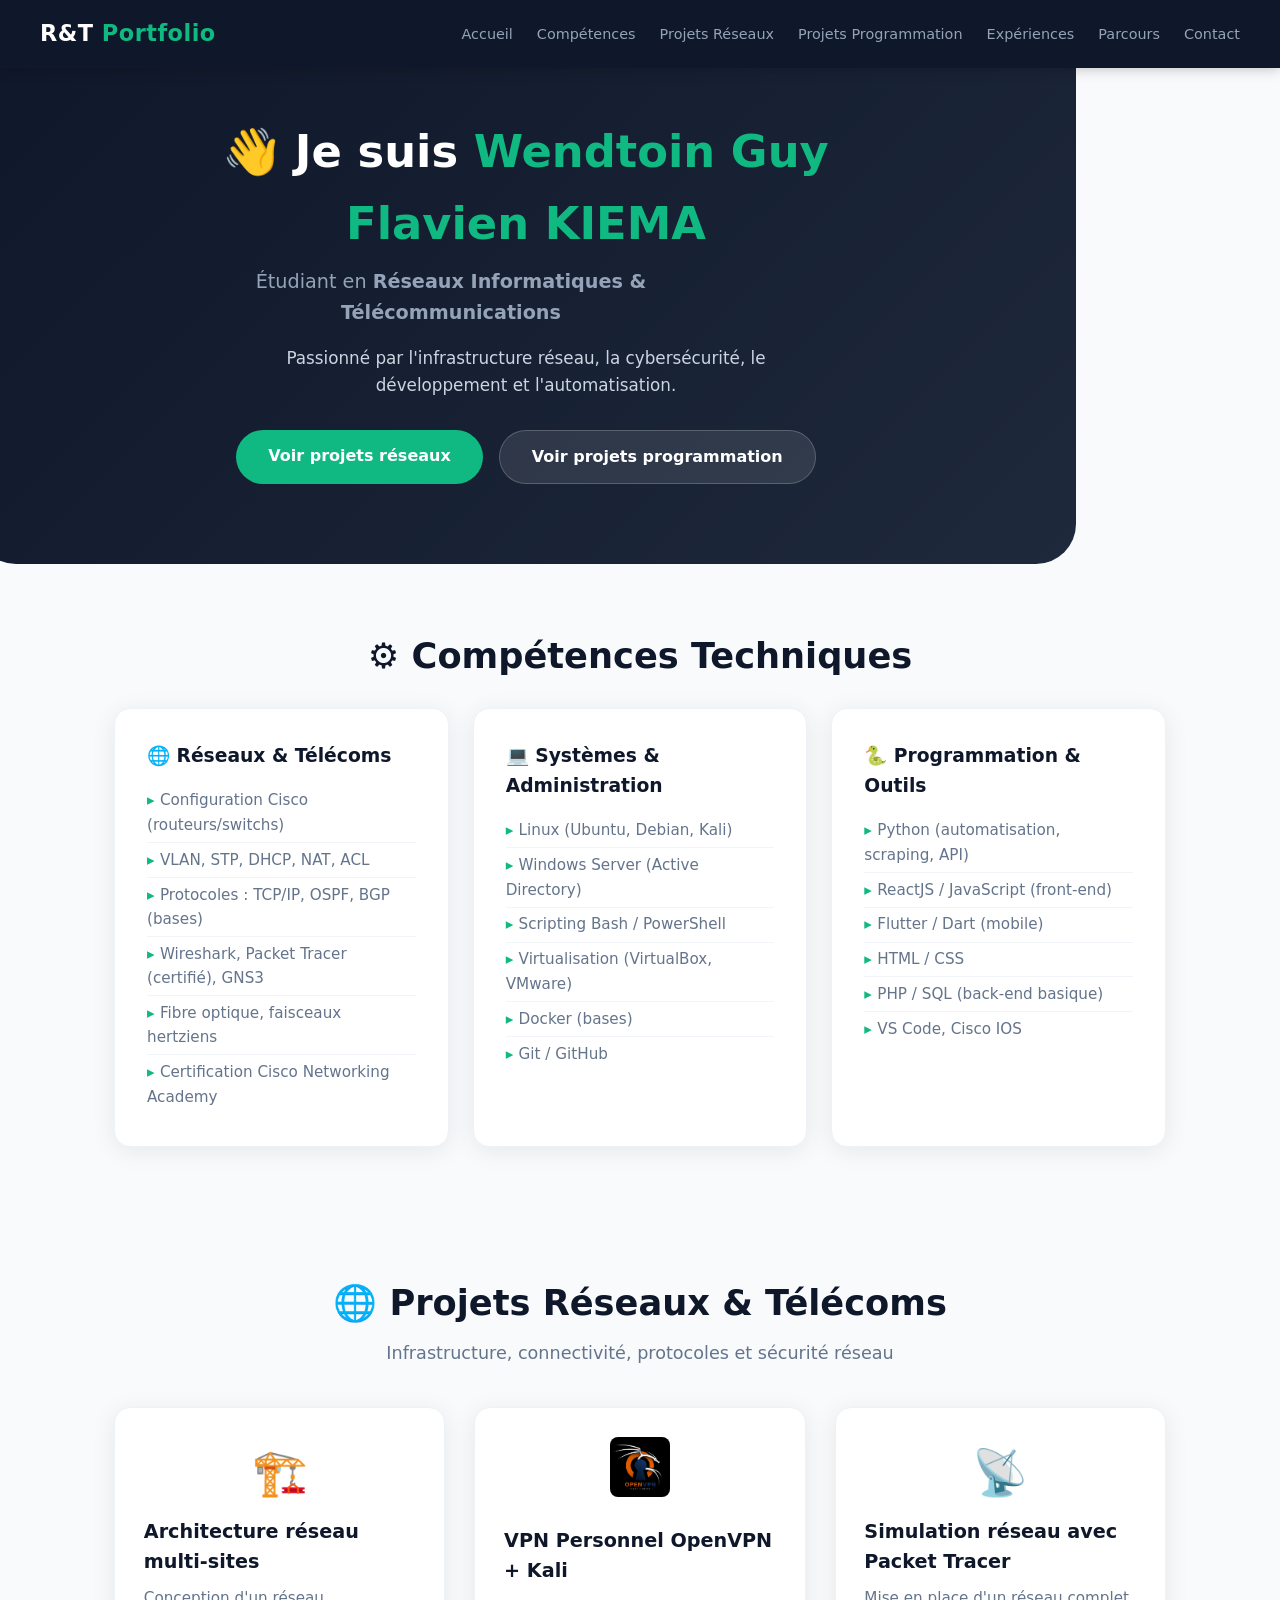
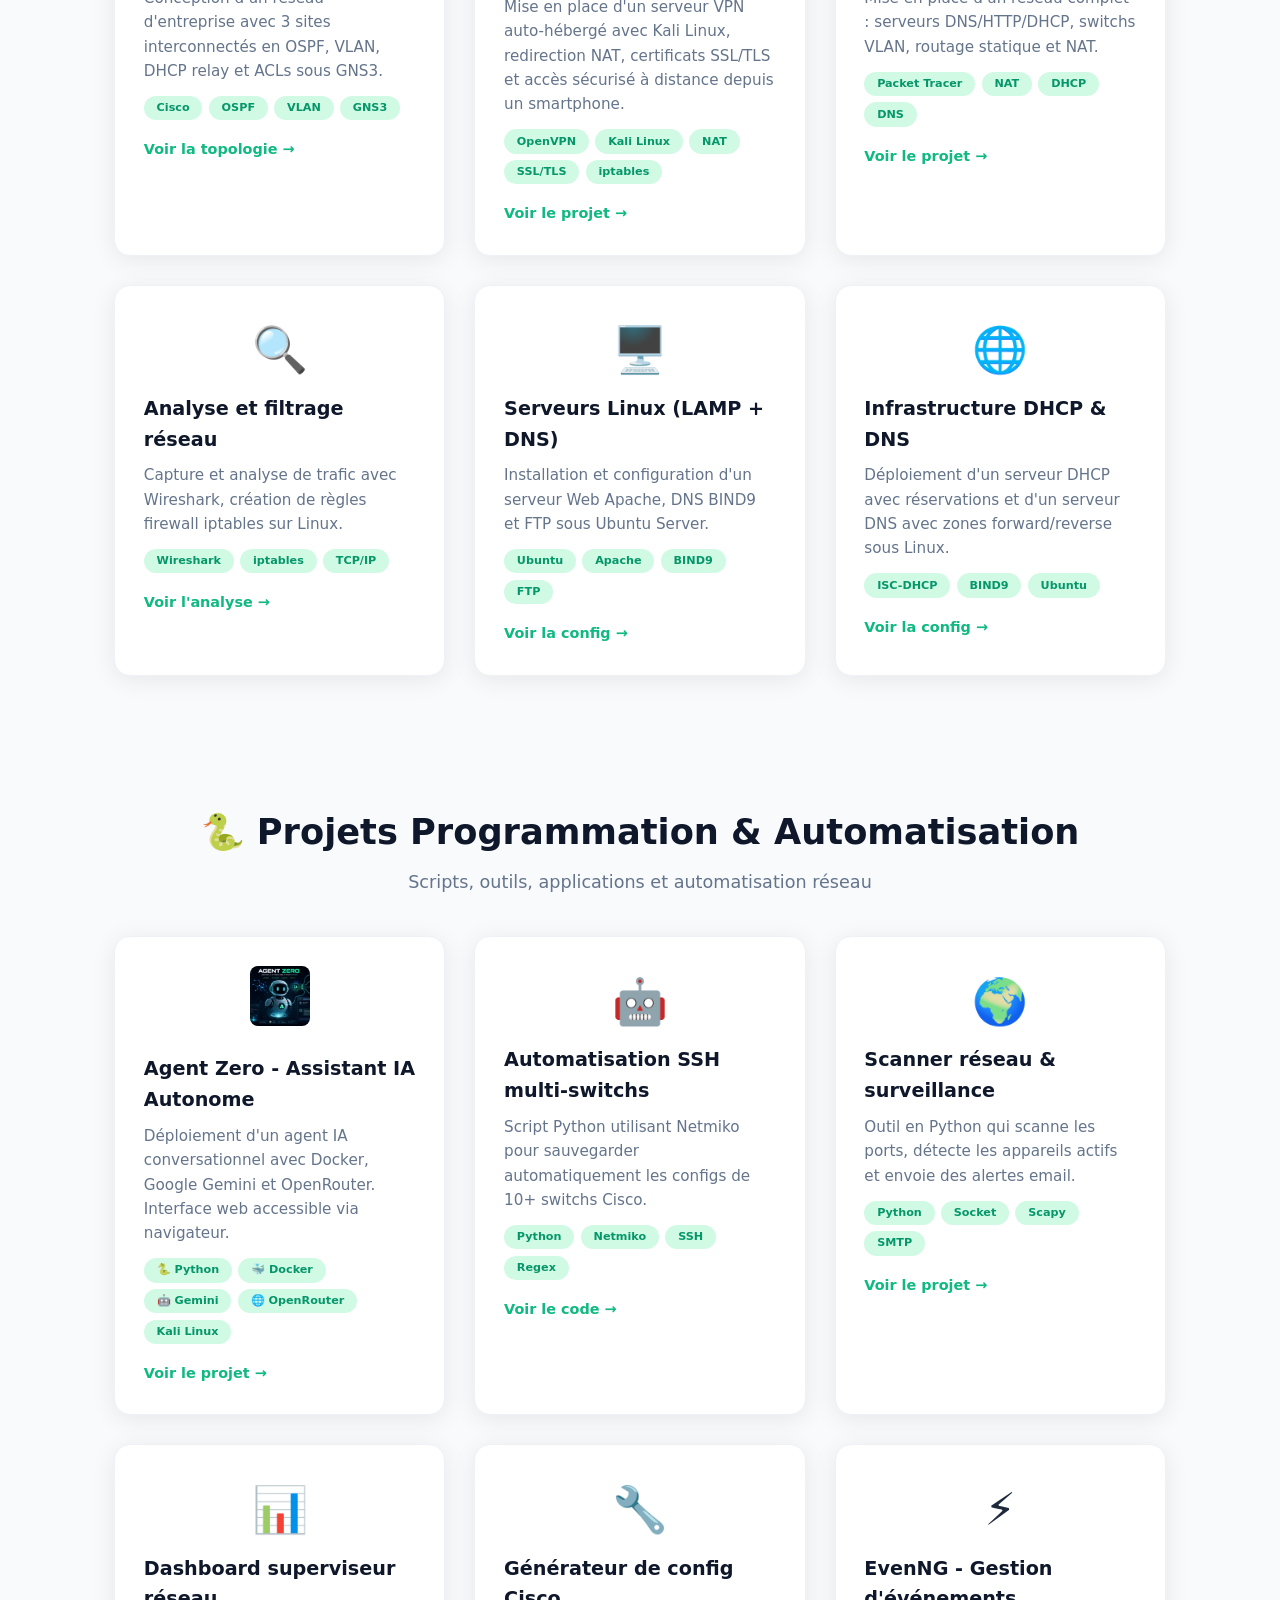
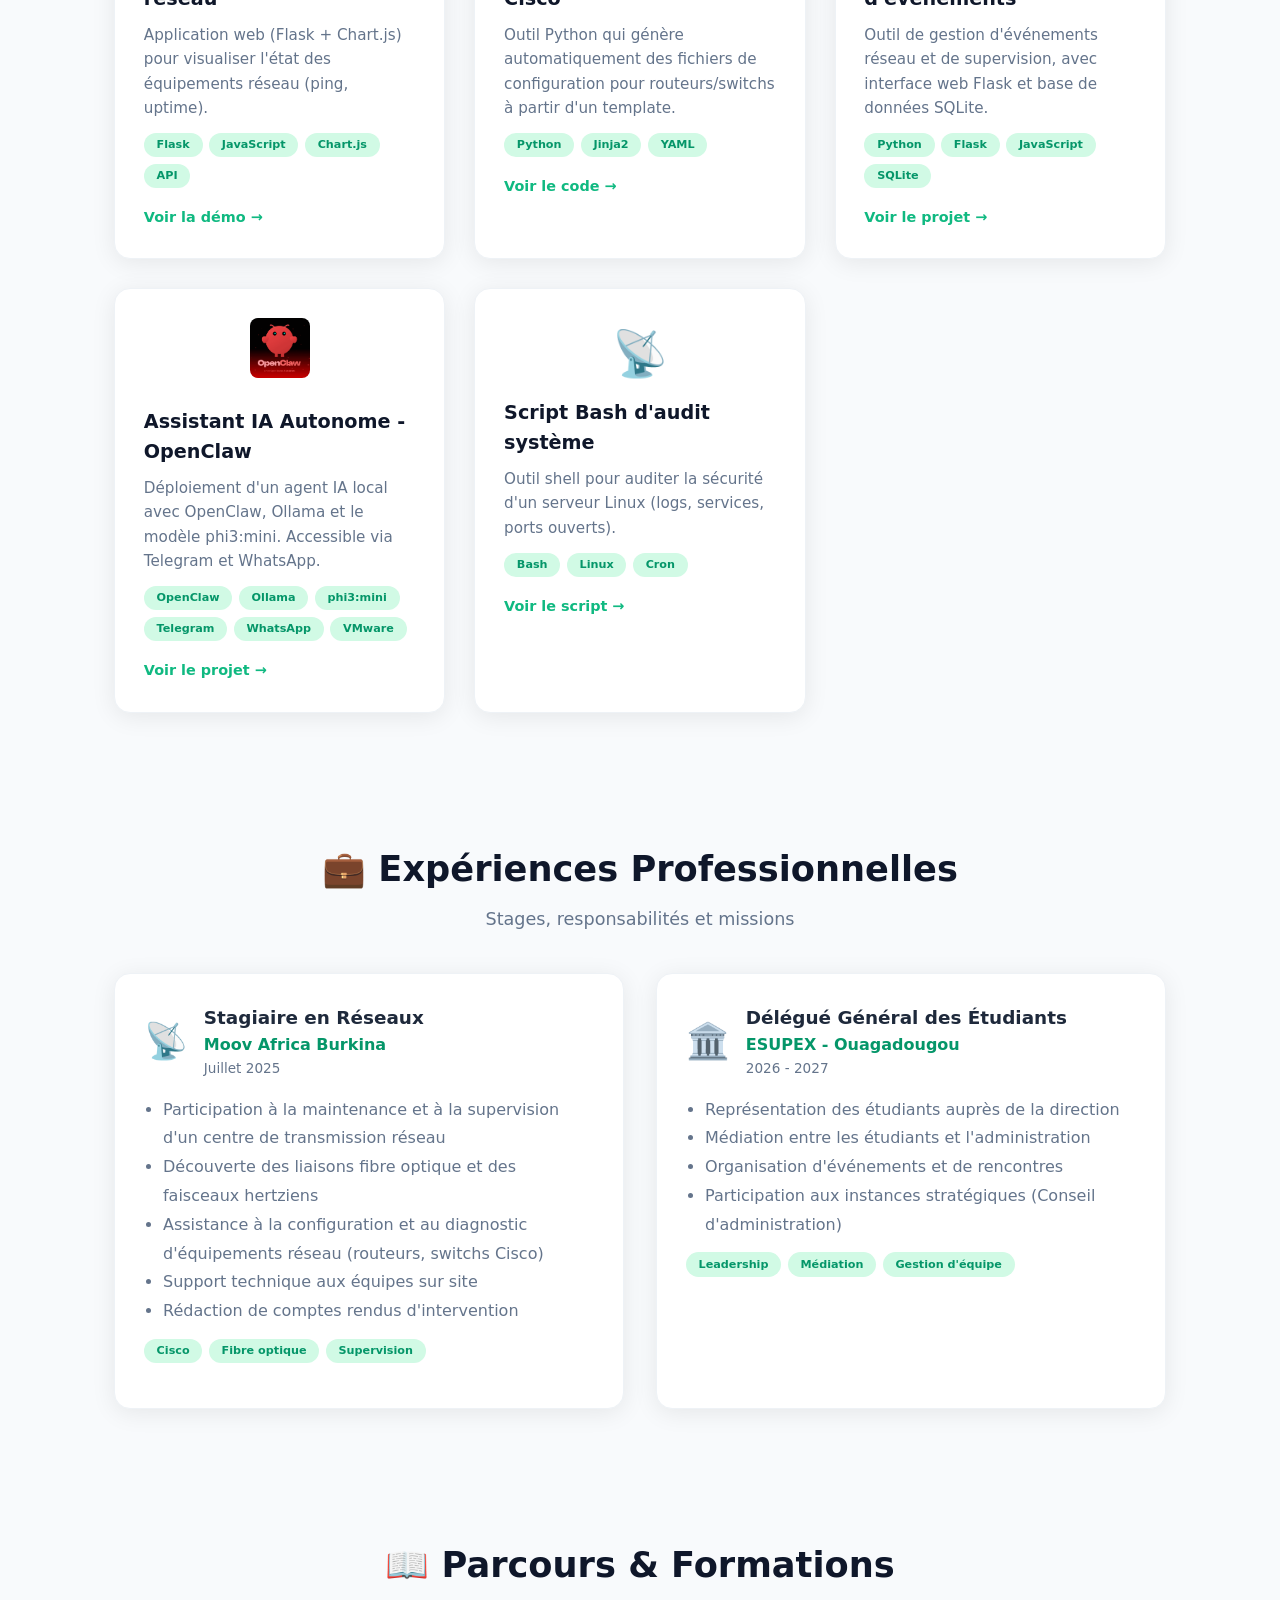
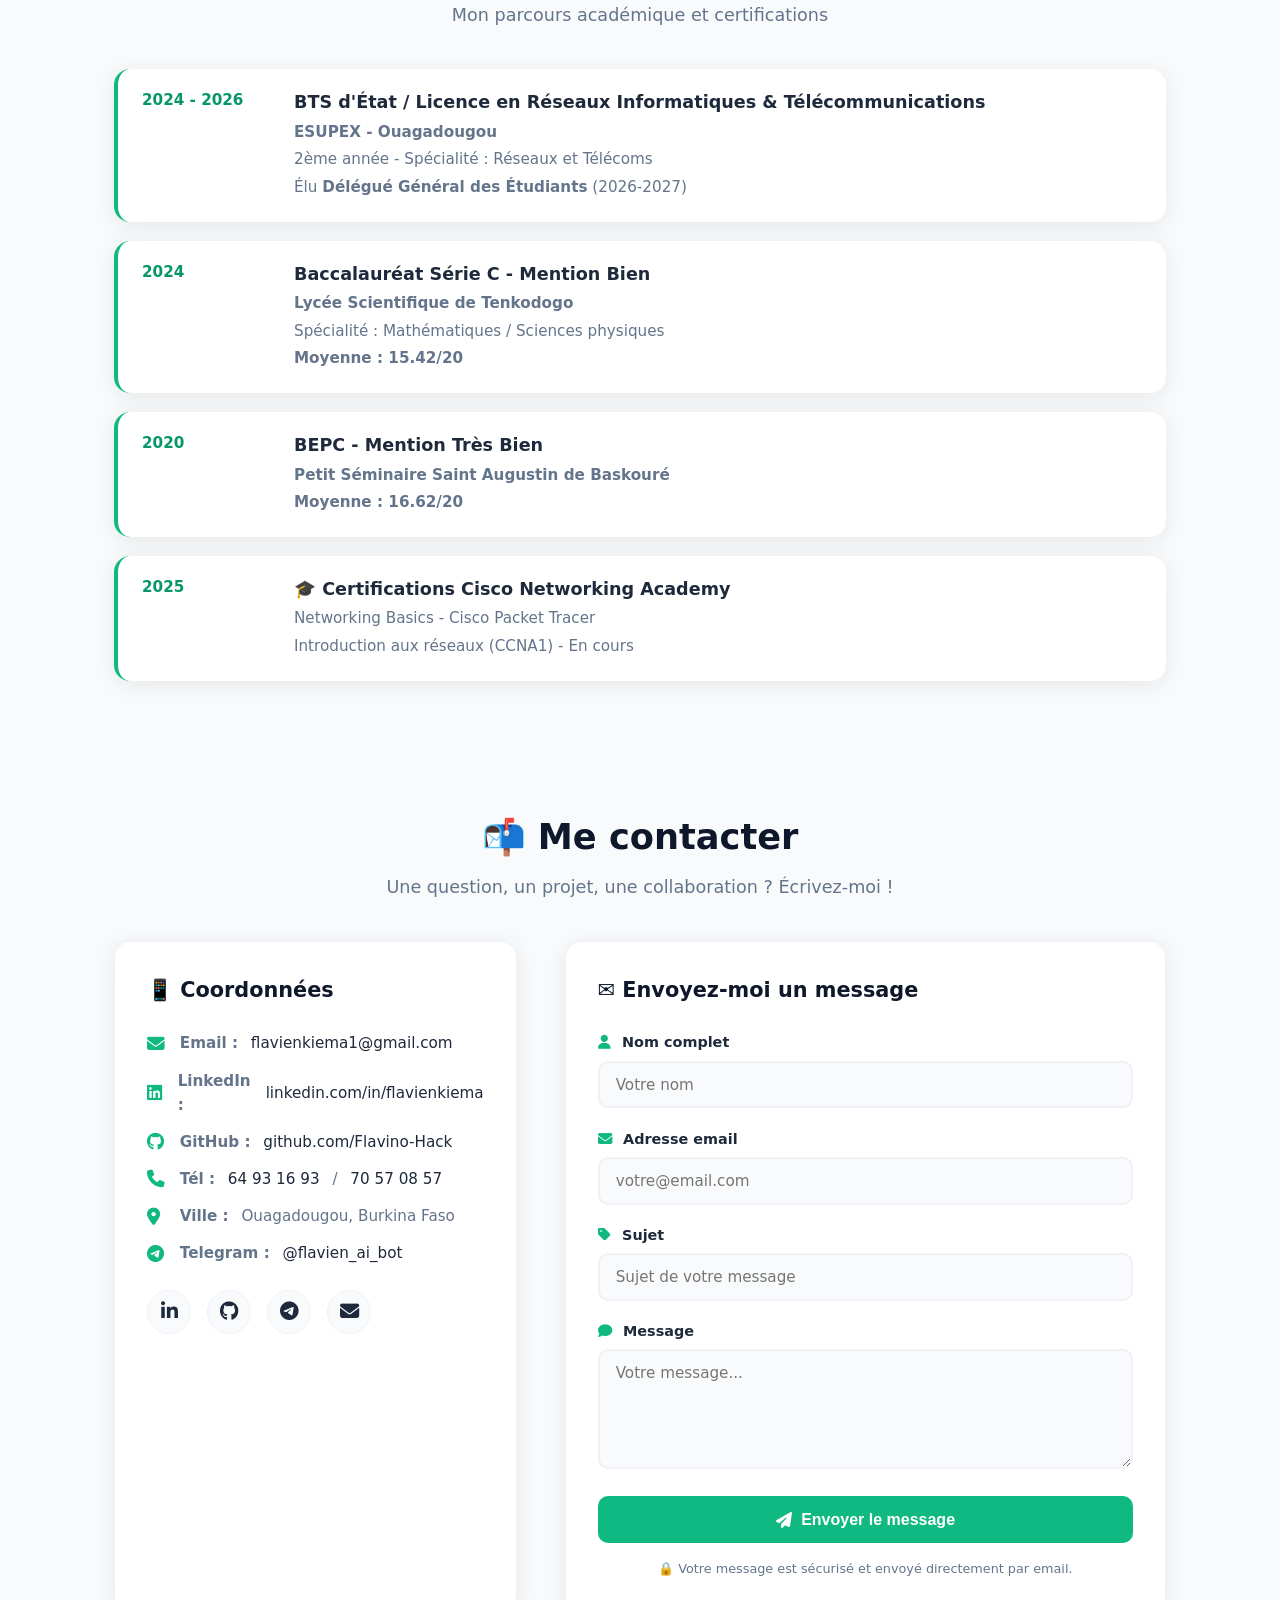
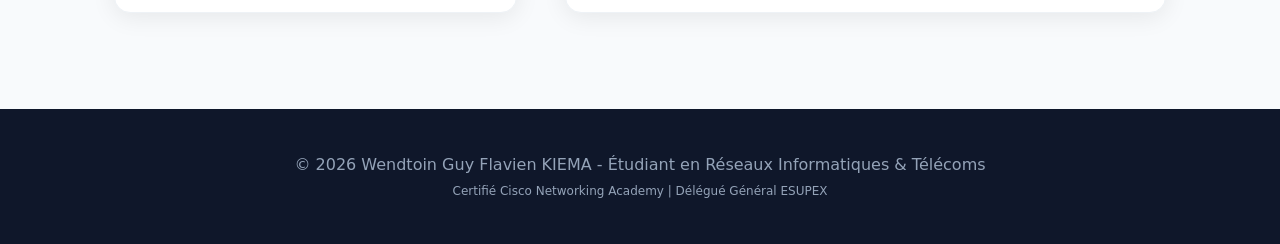
<file: index.html>
<!DOCTYPE html>
<html lang="fr">
<head>
    <meta charset="UTF-8">
    <meta name="viewport" content="width=device-width, initial-scale=1.0">
    <meta name="description" content="Portfolio d'étudiant en Réseaux Informatiques et Télécommunications">
    <title>Mon Portfolio - Étudiant R&T</title>
    <link rel="stylesheet" href="https://cdnjs.cloudflare.com/ajax/libs/font-awesome/6.5.1/css/all.min.css">
    <style>
        /* ===== RESET & VARIABLES ===== */
        * {
            margin: 0;
            padding: 0;
            box-sizing: border-box;
        }
        :root {
            --primary: #0f172a;
            --primary-light: #1e293b;
            --accent: #10b981;
            --accent-hover: #059669;
            --accent-light: #d1fae5;
            --text: #1e293b;
            --text-light: #64748b;
            --bg: #f8fafc;
            --white: #ffffff;
            --shadow: 0 4px 24px rgba(0, 0, 0, 0.08);
            --radius: 16px;
            --transition: 0.3s ease;
        }
        html { scroll-behavior: smooth; }
        body {
            font-family: 'Segoe UI', system-ui, -apple-system, sans-serif;
            background: var(--bg);
            color: var(--text);
            line-height: 1.6;
        }
        a { text-decoration: none; color: inherit; }
        img { max-width: 100%; }

        /* ===== HEADER / NAV ===== */
        header {
            background: var(--primary);
            padding: 1rem 2rem;
            position: sticky;
            top: 0;
            z-index: 100;
            box-shadow: 0 2px 12px rgba(0,0,0,0.2);
        }
        nav {
            max-width: 1200px;
            margin: 0 auto;
            display: flex;
            justify-content: space-between;
            align-items: center;
            flex-wrap: wrap;
        }
        .logo {
            color: #fff;
            font-size: 1.4rem;
            font-weight: 700;
            letter-spacing: 0.5px;
            cursor: pointer;
        }
        .logo span { color: var(--accent); }
        .nav-links {
            display: flex;
            list-style: none;
            gap: 1.5rem;
            flex-wrap: wrap;
        }
        .nav-links a {
            color: #94a3b8;
            font-weight: 500;
            font-size: 0.9rem;
            transition: var(--transition);
        }
        .nav-links a:hover { color: var(--accent); }

        /* ===== SECTIONS COMMUNES ===== */
        section {
            max-width: 1100px;
            margin: 0 auto;
            padding: 4rem 1.5rem;
        }
        h2 {
            font-size: 2.2rem;
            font-weight: 800;
            color: var(--primary);
            text-align: center;
            margin-bottom: 0.5rem;
        }
        .section-subtitle {
            text-align: center;
            color: var(--text-light);
            font-size: 1.1rem;
            margin-bottom: 2.5rem;
        }

        /* ===== HERO ===== */
        .hero {
            text-align: center;
            padding: 5rem 1.5rem;
            background: linear-gradient(135deg, var(--primary) 0%, var(--primary-light) 100%);
            border-radius: 0 0 40px 40px;
            margin: -2rem -1.5rem 0;
        }
        .hero-content {
            max-width: 750px;
            margin: 0 auto;
        }
        .hero h1 {
            color: #fff;
            font-size: 2.8rem;
            font-weight: 800;
        }
        .hero .highlight { color: var(--accent); }
        .hero .tagline {
            color: #94a3b8;
            font-size: 1.2rem;
            margin: 0.5rem 0 1rem;
        }
        .hero p {
            color: #cbd5e1;
            font-size: 1.05rem;
            max-width: 600px;
            margin: 0 auto 2rem;
        }
        .cta-buttons {
            display: flex;
            gap: 1rem;
            justify-content: center;
            flex-wrap: wrap;
        }
        .btn {
            display: inline-block;
            padding: 0.8rem 2rem;
            border-radius: 50px;
            font-weight: 600;
            transition: var(--transition);
            border: none;
            cursor: pointer;
        }
        .btn-primary {
            background: var(--accent);
            color: #fff;
        }
        .btn-primary:hover {
            background: var(--accent-hover);
            transform: translateY(-2px);
            box-shadow: 0 8px 20px rgba(16,185,129,0.3);
        }
        .btn-secondary {
            background: rgba(255,255,255,0.1);
            color: #fff;
            border: 1px solid rgba(255,255,255,0.2);
        }
        .btn-secondary:hover {
            background: rgba(255,255,255,0.2);
            transform: translateY(-2px);
        }

        /* ===== COMPÉTENCES ===== */
        .skills-grid {
            display: grid;
            grid-template-columns: repeat(auto-fit, minmax(280px, 1fr));
            gap: 1.5rem;
            margin-top: 1.5rem;
        }
        .skill-card {
            background: var(--white);
            padding: 2rem;
            border-radius: var(--radius);
            box-shadow: var(--shadow);
            border: 1px solid #eef2f6;
            transition: var(--transition);
        }
        .skill-card:hover { border-color: var(--accent); transform: translateY(-4px); }
        .skill-card h3 { color: var(--primary); margin-bottom: 0.8rem; }
        .skill-card ul { list-style: none; padding: 0; }
        .skill-card ul li {
            padding: 0.3rem 0;
            color: var(--text-light);
            border-bottom: 1px solid #f1f5f9;
            font-size: 0.95rem;
        }
        .skill-card ul li:last-child { border-bottom: none; }
        .skill-card ul li::before { content: "▸ "; color: var(--accent); font-weight: 700; }

        /* ===== PROJETS ===== */
        .projets-grid {
            display: grid;
            grid-template-columns: repeat(auto-fit, minmax(300px, 1fr));
            gap: 1.8rem;
            margin-top: 1.5rem;
        }
        .projet-card {
            background: var(--white);
            padding: 1.8rem;
            border-radius: var(--radius);
            box-shadow: var(--shadow);
            border: 1px solid #eef2f6;
            transition: var(--transition);
        }
        .projet-card:hover { border-color: var(--accent); transform: translateY(-4px); }
        .projet-image {
            font-size: 2.8rem;
            text-align: center;
            margin-bottom: 0.5rem;
        }
        .projet-image img {
            width: 60px;
            height: 60px;
            object-fit: cover;
            border-radius: 8px;
        }
        .projet-card h3 { color: var(--primary); font-size: 1.2rem; margin-bottom: 0.5rem; }
        .projet-card p { color: var(--text-light); font-size: 0.95rem; line-height: 1.6; }
        .tech-tags {
            display: flex;
            flex-wrap: wrap;
            gap: 0.4rem;
            margin: 0.8rem 0 1rem;
        }
        .tech-tags span {
            background: var(--accent-light);
            color: var(--accent-hover);
            padding: 0.2rem 0.8rem;
            border-radius: 50px;
            font-size: 0.7rem;
            font-weight: 600;
        }
        .btn-small {
            color: var(--accent);
            font-weight: 600;
            font-size: 0.9rem;
            transition: var(--transition);
        }
        .btn-small:hover { color: var(--accent-hover); margin-left: 4px; }

        /* ===== EXPÉRIENCES ===== */
        .experience-grid {
            display: grid;
            grid-template-columns: repeat(auto-fit, minmax(320px, 1fr));
            gap: 2rem;
            margin-top: 1.5rem;
        }
        .experience-card {
            background: var(--white);
            padding: 1.8rem;
            border-radius: var(--radius);
            box-shadow: var(--shadow);
            border: 1px solid #eef2f6;
            transition: var(--transition);
        }
        .experience-card:hover { border-color: var(--accent); transform: translateY(-4px); }
        .exp-header { display: flex; align-items: center; gap: 1rem; margin-bottom: 1rem; }
        .exp-icon { font-size: 2.2rem; }
        .exp-header h3 { margin: 0; color: var(--text); font-size: 1.15rem; }
        .exp-company { color: var(--accent-hover); font-weight: 600; }
        .exp-date { color: var(--text-light); font-size: 0.85rem; }
        .experience-card ul { padding-left: 1.2rem; color: var(--text-light); line-height: 1.8; }

        /* ===== PARCOURS ===== */
        .timeline {
            display: flex;
            flex-direction: column;
            gap: 1.2rem;
            margin-top: 1.5rem;
        }
        .timeline-item {
            display: flex;
            gap: 2rem;
            padding: 1.2rem 1.5rem;
            background: var(--white);
            border-radius: var(--radius);
            box-shadow: var(--shadow);
            border-left: 4px solid var(--accent);
            transition: var(--transition);
        }
        .timeline-item:hover { transform: translateX(6px); }
        .timeline-date {
            min-width: 120px;
            font-weight: 700;
            color: var(--accent-hover);
            font-size: 0.95rem;
        }
        .timeline-content h3 { margin: 0 0 0.2rem; color: var(--text); font-size: 1.1rem; }
        .timeline-content p { margin: 0.2rem 0; color: var(--text-light); font-size: 0.95rem; }

        /* ===== CONTACT ===== */
        .contact-container {
            display: grid;
            grid-template-columns: 1fr 1.5fr;
            gap: 3rem;
            margin-top: 2rem;
        }
        .contact-info {
            background: var(--white);
            padding: 2rem;
            border-radius: var(--radius);
            box-shadow: var(--shadow);
            border: 1px solid #eef2f6;
        }
        .contact-info h3 { color: var(--primary); font-size: 1.3rem; margin-bottom: 1.5rem; }
        .contact-info p {
            display: flex;
            align-items: center;
            gap: 0.8rem;
            color: var(--text-light);
            margin: 0.8rem 0;
            font-size: 0.95rem;
        }
        .contact-info p i { width: 20px; color: var(--accent); font-size: 1.1rem; }
        .contact-info a { color: var(--text); transition: var(--transition); }
        .contact-info a:hover { color: var(--accent); }
        .social-links {
            display: flex;
            gap: 1rem;
            margin-top: 1.5rem;
        }
        .social-link {
            display: flex;
            align-items: center;
            justify-content: center;
            width: 44px;
            height: 44px;
            background: var(--bg);
            border-radius: 50%;
            color: var(--text-light);
            font-size: 1.2rem;
            transition: var(--transition);
            border: 1px solid #eef2f6;
        }
        .social-link:hover {
            background: var(--accent);
            color: #fff;
            transform: translateY(-3px);
        }

        .contact-form {
            background: var(--white);
            padding: 2rem;
            border-radius: var(--radius);
            box-shadow: var(--shadow);
            border: 1px solid #eef2f6;
        }
        .contact-form h3 { color: var(--primary); font-size: 1.3rem; margin-bottom: 1.5rem; }
        .form-group { margin-bottom: 1.2rem; }
        .form-group label {
            display: block;
            font-weight: 600;
            color: var(--text);
            font-size: 0.9rem;
            margin-bottom: 0.4rem;
        }
        .form-group label i { color: var(--accent); margin-right: 0.4rem; }
        .form-group input,
        .form-group textarea {
            width: 100%;
            padding: 0.8rem 1rem;
            border: 2px solid #eef2f6;
            border-radius: 10px;
            font-size: 0.95rem;
            font-family: inherit;
            transition: var(--transition);
            background: var(--bg);
            color: var(--text);
        }
        .form-group input:focus,
        .form-group textarea:focus {
            outline: none;
            border-color: var(--accent);
            box-shadow: 0 0 0 4px rgba(16,185,129,0.1);
        }
        .form-group textarea { resize: vertical; min-height: 120px; }
        .contact-form .btn-primary {
            width: 100%;
            padding: 0.9rem;
            font-size: 1rem;
            border: none;
            border-radius: 10px;
            background: var(--accent);
            color: #fff;
            font-weight: 700;
            transition: var(--transition);
            display: flex;
            align-items: center;
            justify-content: center;
            gap: 0.6rem;
        }
        .contact-form .btn-primary:hover {
            background: var(--accent-hover);
            transform: translateY(-2px);
            box-shadow: 0 8px 20px rgba(16,185,129,0.3);
        }
        .form-note { text-align: center; font-size: 0.8rem; color: var(--text-light); margin-top: 1rem; }

        /* ===== FOOTER ===== */
        footer {
            text-align: center;
            padding: 2.5rem 1.5rem;
            background: var(--primary);
            color: #94a3b8;
            margin-top: 2rem;
        }
        footer p { margin: 0.2rem 0; }

        /* ===== RESPONSIVE ===== */
        @media (max-width: 768px) {
            nav { flex-direction: column; gap: 0.8rem; }
            .nav-links { justify-content: center; gap: 1rem; }
            .hero h1 { font-size: 2rem; }
            .contact-container { grid-template-columns: 1fr; gap: 2rem; }
            .timeline-item { flex-direction: column; gap: 0.5rem; }
            .timeline-date { min-width: unset; font-size: 0.85rem; }
            .experience-grid { grid-template-columns: 1fr; }
            .projets-grid { grid-template-columns: 1fr; }
            .skills-grid { grid-template-columns: 1fr; }
        }
        @media (max-width: 480px) {
            .hero h1 { font-size: 1.5rem; }
            .hero { padding: 3rem 1rem; }
            section { padding: 2rem 1rem; }
            .contact-form { padding: 1.5rem; }
            .contact-info { padding: 1.5rem; }
        }
    </style>
</head>
<body>

<!-- ===== HEADER ===== -->
<header>
    <nav>
        <a href="#accueil" style="text-decoration:none; color:inherit;">
            <div class="logo">R&amp;T <span>Portfolio</span></div>
        </a>
        <ul class="nav-links">
            <li><a href="#accueil">Accueil</a></li>
            <li><a href="#competences">Compétences</a></li>
            <li><a href="#projets-reseaux">Projets Réseaux</a></li>
            <li><a href="#projets-prog">Projets Programmation</a></li>
            <li><a href="#experiences">Expériences</a></li>
            <li><a href="#parcours">Parcours</a></li>
            <li><a href="#contact">Contact</a></li>
        </ul>
    </nav>
</header>

<!-- ===== HERO ===== -->
<section id="accueil" class="hero">
    <div class="hero-content">
        <h1>👋 Je suis <span class="highlight">Wendtoin Guy Flavien KIEMA</span></h1>
        <p class="tagline">Étudiant en <strong>Réseaux Informatiques &amp; Télécommunications</strong></p>
        <p>Passionné par l'infrastructure réseau, la cybersécurité, le développement et l'automatisation.</p>
        <div class="cta-buttons">
            <a href="#projets-reseaux" class="btn btn-primary">Voir projets réseaux</a>
            <a href="#projets-prog" class="btn btn-secondary">Voir projets programmation</a>
        </div>
    </div>
</section>

<!-- ===== COMPÉTENCES ===== -->
<section id="competences">
    <h2>⚙️ Compétences Techniques</h2>
    <div class="skills-grid">
        <div class="skill-card">
            <h3>🌐 Réseaux &amp; Télécoms</h3>
            <ul>
                <li>Configuration Cisco (routeurs/switchs)</li>
                <li>VLAN, STP, DHCP, NAT, ACL</li>
                <li>Protocoles : TCP/IP, OSPF, BGP (bases)</li>
                <li>Wireshark, Packet Tracer (certifié), GNS3</li>
                <li>Fibre optique, faisceaux hertziens</li>
                <li>Certification Cisco Networking Academy</li>
            </ul>
        </div>
        <div class="skill-card">
            <h3>💻 Systèmes &amp; Administration</h3>
            <ul>
                <li>Linux (Ubuntu, Debian, Kali)</li>
                <li>Windows Server (Active Directory)</li>
                <li>Scripting Bash / PowerShell</li>
                <li>Virtualisation (VirtualBox, VMware)</li>
                <li>Docker (bases)</li>
                <li>Git / GitHub</li>
            </ul>
        </div>
        <div class="skill-card">
            <h3>🐍 Programmation &amp; Outils</h3>
            <ul>
                <li>Python (automatisation, scraping, API)</li>
                <li>ReactJS / JavaScript (front-end)</li>
                <li>Flutter / Dart (mobile)</li>
                <li>HTML / CSS</li>
                <li>PHP / SQL (back-end basique)</li>
                <li>VS Code, Cisco IOS</li>
            </ul>
        </div>
    </div>
</section>

<!-- ===== PROJETS RÉSEAUX ===== -->
<section id="projets-reseaux">
    <h2>🌐 Projets Réseaux &amp; Télécoms</h2>
    <p class="section-subtitle">Infrastructure, connectivité, protocoles et sécurité réseau</p>
    <div class="projets-grid">
        <div class="projet-card">
            <div class="projet-image">🏗️</div>
            <h3>Architecture réseau multi-sites</h3>
            <p>Conception d'un réseau d'entreprise avec 3 sites interconnectés en OSPF, VLAN, DHCP relay et ACLs sous GNS3.</p>
            <div class="tech-tags"><span>Cisco</span><span>OSPF</span><span>VLAN</span><span>GNS3</span></div>
            <a href="projets/reseau-multi-sites/" class="btn-small">Voir la topologie →</a>
        </div>
        <div class="projet-card">
            <div class="projet-image">
                <img src="images/projets/vpn-personnel/logo.png" alt="Logo VPN" style="width:60px; height:60px; object-fit:contain;">
            </div>
            <h3>VPN Personnel OpenVPN + Kali</h3>
            <p>Mise en place d'un serveur VPN auto-hébergé avec Kali Linux, redirection NAT, certificats SSL/TLS et accès sécurisé à distance depuis un smartphone.</p>
            <div class="tech-tags">
                <span>OpenVPN</span>
                <span>Kali Linux</span>
                <span>NAT</span>
                <span>SSL/TLS</span>
                <span>iptables</span>
            </div>
            <a href="projets/vpn-personnel/" class="btn-small">Voir le projet →</a>
        </div>
        <div class="projet-card">
            <div class="projet-image">📡</div>
            <h3>Simulation réseau avec Packet Tracer</h3>
            <p>Mise en place d'un réseau complet : serveurs DNS/HTTP/DHCP, switchs VLAN, routage statique et NAT.</p>
            <div class="tech-tags"><span>Packet Tracer</span><span>NAT</span><span>DHCP</span><span>DNS</span></div>
            <a href="#" class="btn-small">Voir le projet →</a>
        </div>
        <div class="projet-card">
            <div class="projet-image">🔍</div>
            <h3>Analyse et filtrage réseau</h3>
            <p>Capture et analyse de trafic avec Wireshark, création de règles firewall iptables sur Linux.</p>
            <div class="tech-tags"><span>Wireshark</span><span>iptables</span><span>TCP/IP</span></div>
            <a href="#" class="btn-small">Voir l'analyse →</a>
        </div>
        <div class="projet-card">
            <div class="projet-image">🖥️</div>
            <h3>Serveurs Linux (LAMP + DNS)</h3>
            <p>Installation et configuration d'un serveur Web Apache, DNS BIND9 et FTP sous Ubuntu Server.</p>
            <div class="tech-tags"><span>Ubuntu</span><span>Apache</span><span>BIND9</span><span>FTP</span></div>
            <a href="#" class="btn-small">Voir la config →</a>
        </div>
        <div class="projet-card">
            <div class="projet-image">🌐</div>
            <h3>Infrastructure DHCP &amp; DNS</h3>
            <p>Déploiement d'un serveur DHCP avec réservations et d'un serveur DNS avec zones forward/reverse sous Linux.</p>
            <div class="tech-tags"><span>ISC-DHCP</span><span>BIND9</span><span>Ubuntu</span></div>
            <a href="#" class="btn-small">Voir la config →</a>
        </div>
    </div>
</section>

<!-- ===== PROJETS PROGRAMMATION ===== -->
<section id="projets-prog">
    <h2>🐍 Projets Programmation &amp; Automatisation</h2>
    <p class="section-subtitle">Scripts, outils, applications et automatisation réseau</p>
    <div class="projets-grid">

        <!-- ===== Agent Zero ===== -->
        <div class="projet-card">
            <div class="projet-image">
                <img src="images/projets/agent-zero/20.jpeg" alt="Agent Zero - Architecture">
            </div>
            <h3>Agent Zero - Assistant IA Autonome</h3>
            <p>Déploiement d'un agent IA conversationnel avec Docker, Google Gemini et OpenRouter. Interface web accessible via navigateur.</p>
            <div class="tech-tags">
                <span>🐍 Python</span>
                <span>🐳 Docker</span>
                <span>🤖 Gemini</span>
                <span>🌐 OpenRouter</span>
                <span>Kali Linux</span>
            </div>
            <a href="projets/agent-zero/" class="btn-small">Voir le projet →</a>
        </div>

        <div class="projet-card">
            <div class="projet-image">🤖</div>
            <h3>Automatisation SSH multi-switchs</h3>
            <p>Script Python utilisant Netmiko pour sauvegarder automatiquement les configs de 10+ switchs Cisco.</p>
            <div class="tech-tags"><span>Python</span><span>Netmiko</span><span>SSH</span><span>Regex</span></div>
            <a href="#" class="btn-small">Voir le code →</a>
        </div>
        <div class="projet-card">
            <div class="projet-image">🌍</div>
            <h3>Scanner réseau &amp; surveillance</h3>
            <p>Outil en Python qui scanne les ports, détecte les appareils actifs et envoie des alertes email.</p>
            <div class="tech-tags"><span>Python</span><span>Socket</span><span>Scapy</span><span>SMTP</span></div>
            <a href="#" class="btn-small">Voir le projet →</a>
        </div>
        <div class="projet-card">
            <div class="projet-image">📊</div>
            <h3>Dashboard superviseur réseau</h3>
            <p>Application web (Flask + Chart.js) pour visualiser l'état des équipements réseau (ping, uptime).</p>
            <div class="tech-tags"><span>Flask</span><span>JavaScript</span><span>Chart.js</span><span>API</span></div>
            <a href="#" class="btn-small">Voir la démo →</a>
        </div>
        <div class="projet-card">
            <div class="projet-image">🔧</div>
            <h3>Générateur de config Cisco</h3>
            <p>Outil Python qui génère automatiquement des fichiers de configuration pour routeurs/switchs à partir d'un template.</p>
            <div class="tech-tags"><span>Python</span><span>Jinja2</span><span>YAML</span></div>
            <a href="#" class="btn-small">Voir le code →</a>
        </div>
        <div class="projet-card">
            <div class="projet-image">⚡</div>
            <h3>EvenNG - Gestion d'événements</h3>
            <p>Outil de gestion d'événements réseau et de supervision, avec interface web Flask et base de données SQLite.</p>
            <div class="tech-tags"><span>Python</span><span>Flask</span><span>JavaScript</span><span>SQLite</span></div>
            <a href="projets/evenng/" class="btn-small">Voir le projet →</a>
        </div>
        <div class="projet-card">
            <div class="projet-image">
                <img src="images/projets/openclaw-assistant/logo_openclaw.png" alt="Logo OpenClaw">
            </div>
            <h3>Assistant IA Autonome - OpenClaw</h3>
            <p>Déploiement d'un agent IA local avec OpenClaw, Ollama et le modèle phi3:mini. Accessible via Telegram et WhatsApp.</p>
            <div class="tech-tags"><span>OpenClaw</span><span>Ollama</span><span>phi3:mini</span><span>Telegram</span><span>WhatsApp</span><span>VMware</span></div>
            <a href="projets/openclaw-assistant/" class="btn-small">Voir le projet →</a>
        </div>
        <div class="projet-card">
            <div class="projet-image">📡</div>
            <h3>Script Bash d'audit système</h3>
            <p>Outil shell pour auditer la sécurité d'un serveur Linux (logs, services, ports ouverts).</p>
            <div class="tech-tags"><span>Bash</span><span>Linux</span><span>Cron</span></div>
            <a href="#" class="btn-small">Voir le script →</a>
        </div>
    </div>
</section>

<!-- ===== EXPÉRIENCES ===== -->
<section id="experiences">
    <h2>💼 Expériences Professionnelles</h2>
    <p class="section-subtitle">Stages, responsabilités et missions</p>
    <div class="experience-grid">
        <div class="experience-card">
            <div class="exp-header">
                <div class="exp-icon">📡</div>
                <div>
                    <h3>Stagiaire en Réseaux</h3>
                    <p class="exp-company">Moov Africa Burkina</p>
                    <p class="exp-date">Juillet 2025</p>
                </div>
            </div>
            <ul>
                <li>Participation à la maintenance et à la supervision d'un centre de transmission réseau</li>
                <li>Découverte des liaisons fibre optique et des faisceaux hertziens</li>
                <li>Assistance à la configuration et au diagnostic d'équipements réseau (routeurs, switchs Cisco)</li>
                <li>Support technique aux équipes sur site</li>
                <li>Rédaction de comptes rendus d'intervention</li>
            </ul>
            <div class="tech-tags"><span>Cisco</span><span>Fibre optique</span><span>Supervision</span></div>
        </div>
        <div class="experience-card">
            <div class="exp-header">
                <div class="exp-icon">🏛️</div>
                <div>
                    <h3>Délégué Général des Étudiants</h3>
                    <p class="exp-company">ESUPEX - Ouagadougou</p>
                    <p class="exp-date">2026 - 2027</p>
                </div>
            </div>
            <ul>
                <li>Représentation des étudiants auprès de la direction</li>
                <li>Médiation entre les étudiants et l'administration</li>
                <li>Organisation d'événements et de rencontres</li>
                <li>Participation aux instances stratégiques (Conseil d'administration)</li>
            </ul>
            <div class="tech-tags"><span>Leadership</span><span>Médiation</span><span>Gestion d'équipe</span></div>
        </div>
    </div>
</section>

<!-- ===== PARCOURS ===== -->
<section id="parcours">
    <h2>📖 Parcours &amp; Formations</h2>
    <p class="section-subtitle">Mon parcours académique et certifications</p>
    <div class="timeline">
        <div class="timeline-item">
            <div class="timeline-date">2024 - 2026</div>
            <div class="timeline-content">
                <h3>BTS d'État / Licence en Réseaux Informatiques &amp; Télécommunications</h3>
                <p class="exp-company">ESUPEX - Ouagadougou</p>
                <p>2ème année - Spécialité : Réseaux et Télécoms</p>
                <p>Élu <strong>Délégué Général des Étudiants</strong> (2026-2027)</p>
            </div>
        </div>
        <div class="timeline-item">
            <div class="timeline-date">2024</div>
            <div class="timeline-content">
                <h3>Baccalauréat Série C - Mention Bien</h3>
                <p class="exp-company">Lycée Scientifique de Tenkodogo</p>
                <p>Spécialité : Mathématiques / Sciences physiques</p>
                <p><strong>Moyenne : 15.42/20</strong></p>
            </div>
        </div>
        <div class="timeline-item">
            <div class="timeline-date">2020</div>
            <div class="timeline-content">
                <h3>BEPC - Mention Très Bien</h3>
                <p class="exp-company">Petit Séminaire Saint Augustin de Baskouré</p>
                <p><strong>Moyenne : 16.62/20</strong></p>
            </div>
        </div>
        <div class="timeline-item">
            <div class="timeline-date">2025</div>
            <div class="timeline-content">
                <h3>🎓 Certifications Cisco Networking Academy</h3>
                <p>Networking Basics - Cisco Packet Tracer</p>
                <p>Introduction aux réseaux (CCNA1) - En cours</p>
            </div>
        </div>
    </div>
</section>

<!-- ===== CONTACT ===== -->
<section id="contact">
    <h2>📬 Me contacter</h2>
    <p class="section-subtitle">Une question, un projet, une collaboration ? Écrivez-moi !</p>
    <div class="contact-container">
        <div class="contact-info">
            <h3>📱 Coordonnées</h3>
            <p><i class="fas fa-envelope"></i> <strong>Email :</strong> <a href="mailto:flavienkiema1@gmail.com">flavienkiema1@gmail.com</a></p>
            <p><i class="fab fa-linkedin"></i> <strong>LinkedIn :</strong> <a href="https://linkedin.com/in/flavienkiema" target="_blank">linkedin.com/in/flavienkiema</a></p>
            <p><i class="fab fa-github"></i> <strong>GitHub :</strong> <a href="https://github.com/Flavino-Hack/" target="_blank">github.com/Flavino-Hack</a></p>
            <p><i class="fas fa-phone"></i> <strong>Tél :</strong> <a href="tel:+22664931693">64 93 16 93</a> / <a href="tel:+22670570857">70 57 08 57</a></p>
            <p><i class="fas fa-map-marker-alt"></i> <strong>Ville :</strong> Ouagadougou, Burkina Faso</p>
            <p><i class="fab fa-telegram"></i> <strong>Telegram :</strong> <a href="https://t.me/flavien_ai_bot" target="_blank">@flavien_ai_bot</a></p>
            <div class="social-links">
                <a href="https://linkedin.com/in/flavienkiema" target="_blank" class="social-link"><i class="fab fa-linkedin-in"></i></a>
                <a href="https://github.com/Flavino-Hack/" target="_blank" class="social-link"><i class="fab fa-github"></i></a>
                <a href="https://t.me/flavien_ai_bot" target="_blank" class="social-link"><i class="fab fa-telegram-plane"></i></a>
                <a href="mailto:flavienkiema1@gmail.com" class="social-link"><i class="fas fa-envelope"></i></a>
            </div>
        </div>
        <form class="contact-form" action="https://formspree.io/f/xjybodyr" method="POST">
            <h3>✉️ Envoyez-moi un message</h3>
            <div class="form-group">
                <label for="name"><i class="fas fa-user"></i> Nom complet</label>
                <input type="text" id="name" name="name" placeholder="Votre nom" required>
            </div>
            <div class="form-group">
                <label for="email"><i class="fas fa-envelope"></i> Adresse email</label>
                <input type="email" id="email" name="_replyto" placeholder="votre@email.com" required>
            </div>
            <div class="form-group">
                <label for="subject"><i class="fas fa-tag"></i> Sujet</label>
                <input type="text" id="subject" name="_subject" placeholder="Sujet de votre message">
            </div>
            <div class="form-group">
                <label for="message"><i class="fas fa-comment"></i> Message</label>
                <textarea id="message" name="message" rows="5" placeholder="Votre message..." required></textarea>
            </div>
            <input type="hidden" name="_captcha" value="true">
            <button type="submit" class="btn btn-primary">
                <i class="fas fa-paper-plane"></i> Envoyer le message
            </button>
            <p class="form-note">🔒 Votre message est sécurisé et envoyé directement par email.</p>
        </form>
    </div>
</section>

<!-- ===== FOOTER ===== -->
<footer>
    <p>© 2026 Wendtoin Guy Flavien KIEMA - Étudiant en Réseaux Informatiques &amp; Télécoms</p>
    <p style="font-size:0.75rem; margin-top:0.3rem;">Certifié Cisco Networking Academy | Délégué Général ESUPEX</p>
</footer>

</body>
</html>
</file>
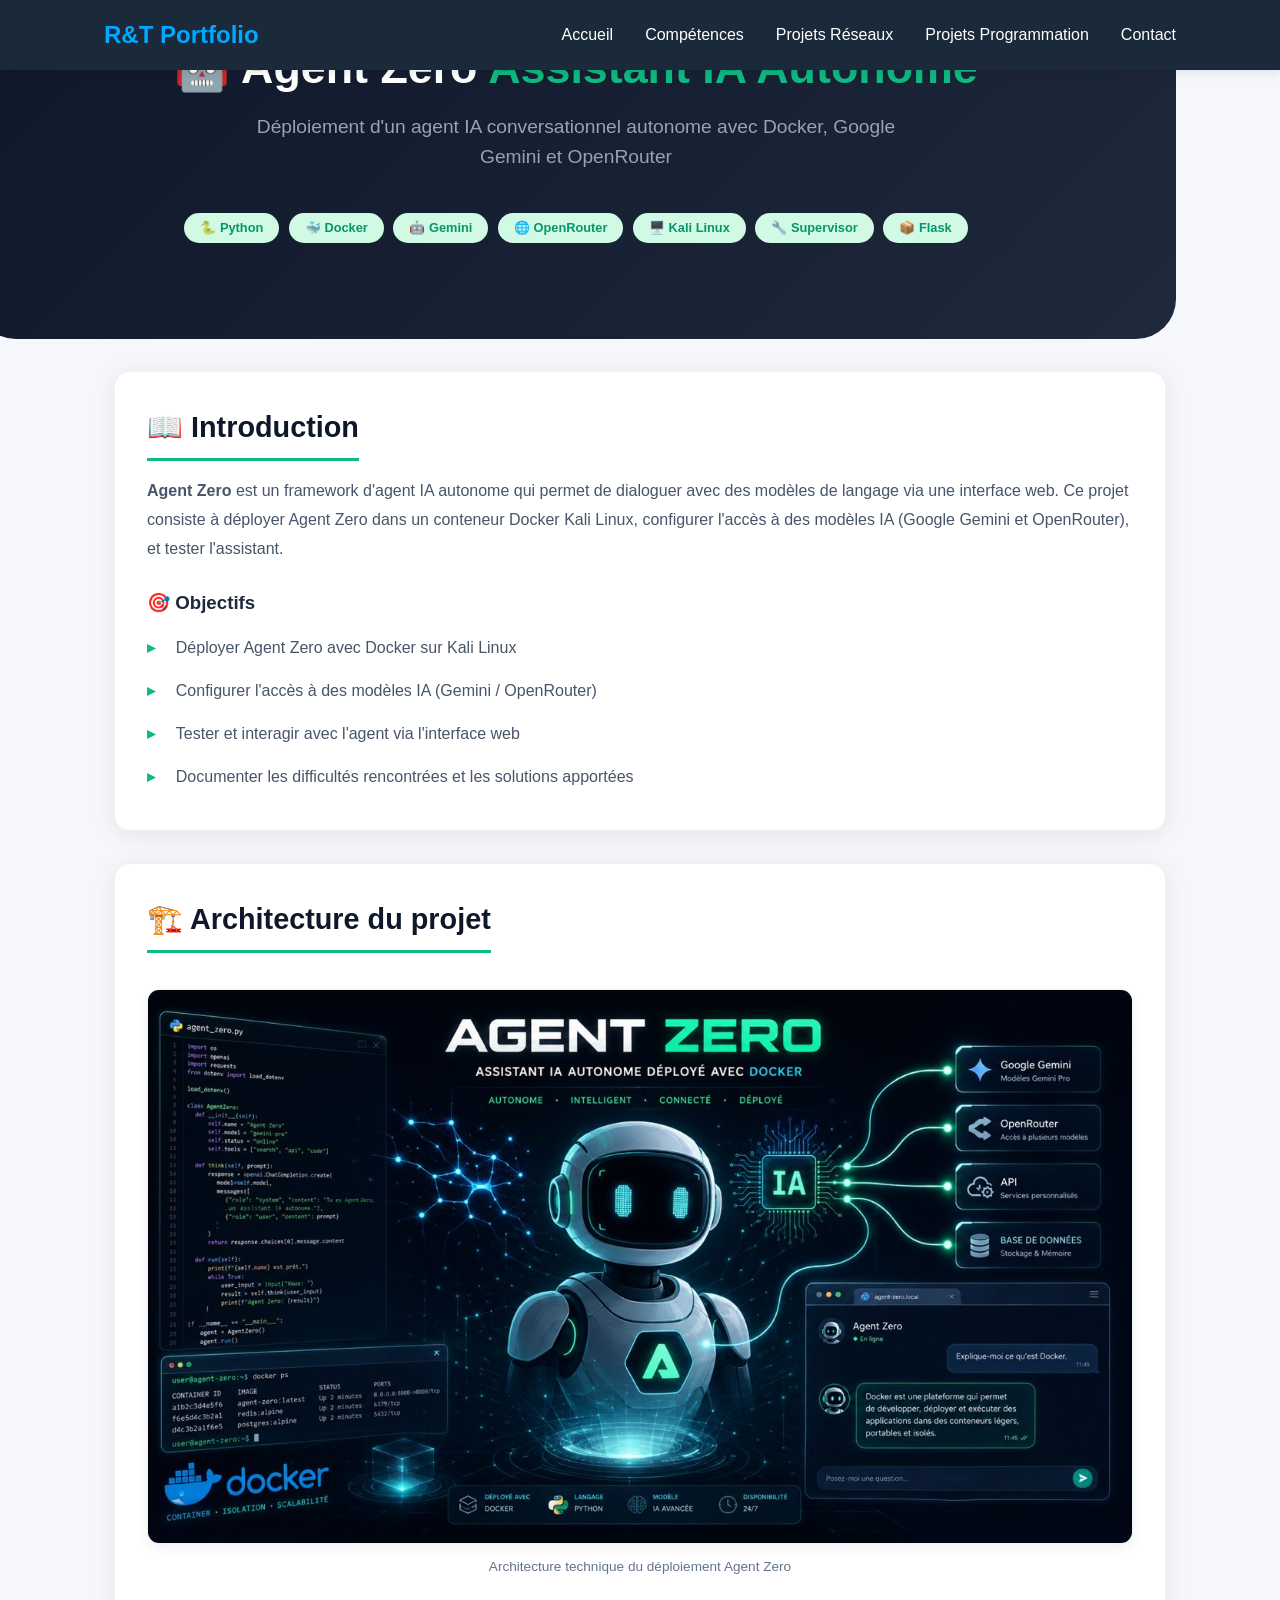
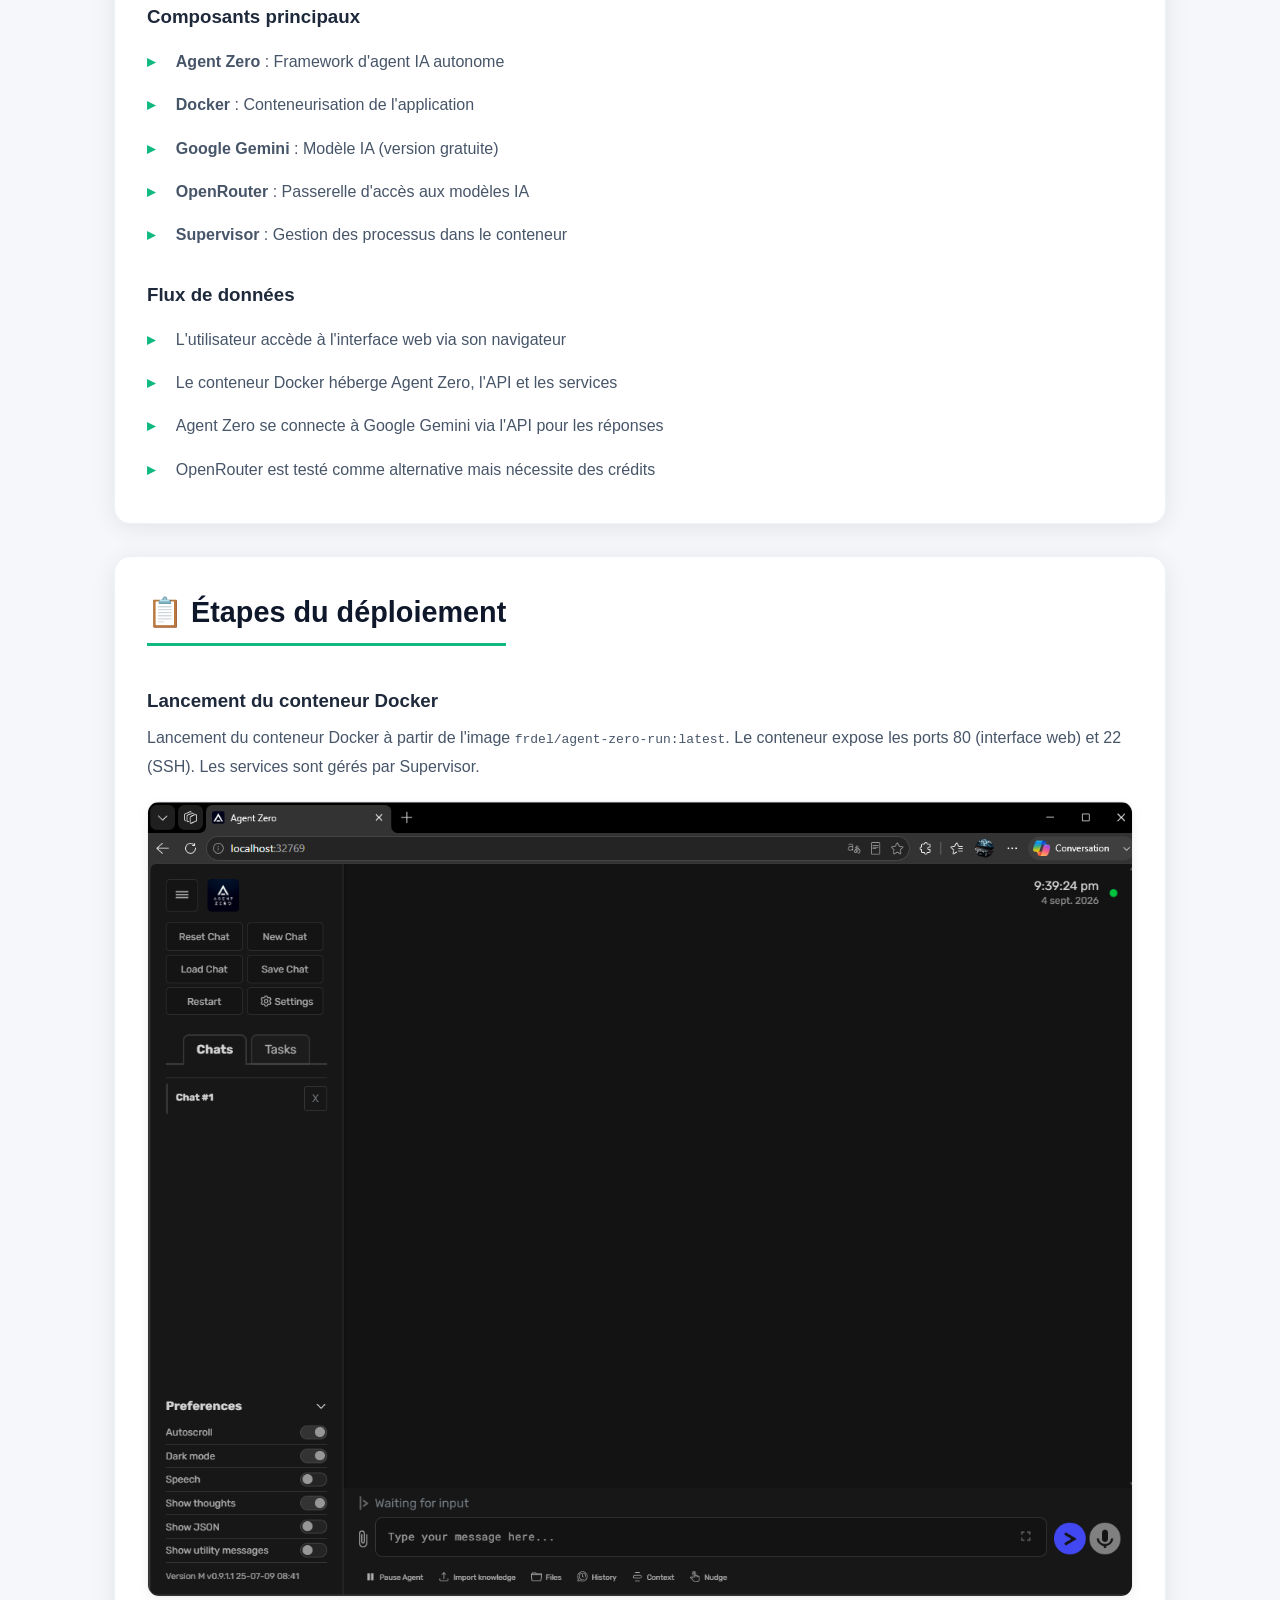
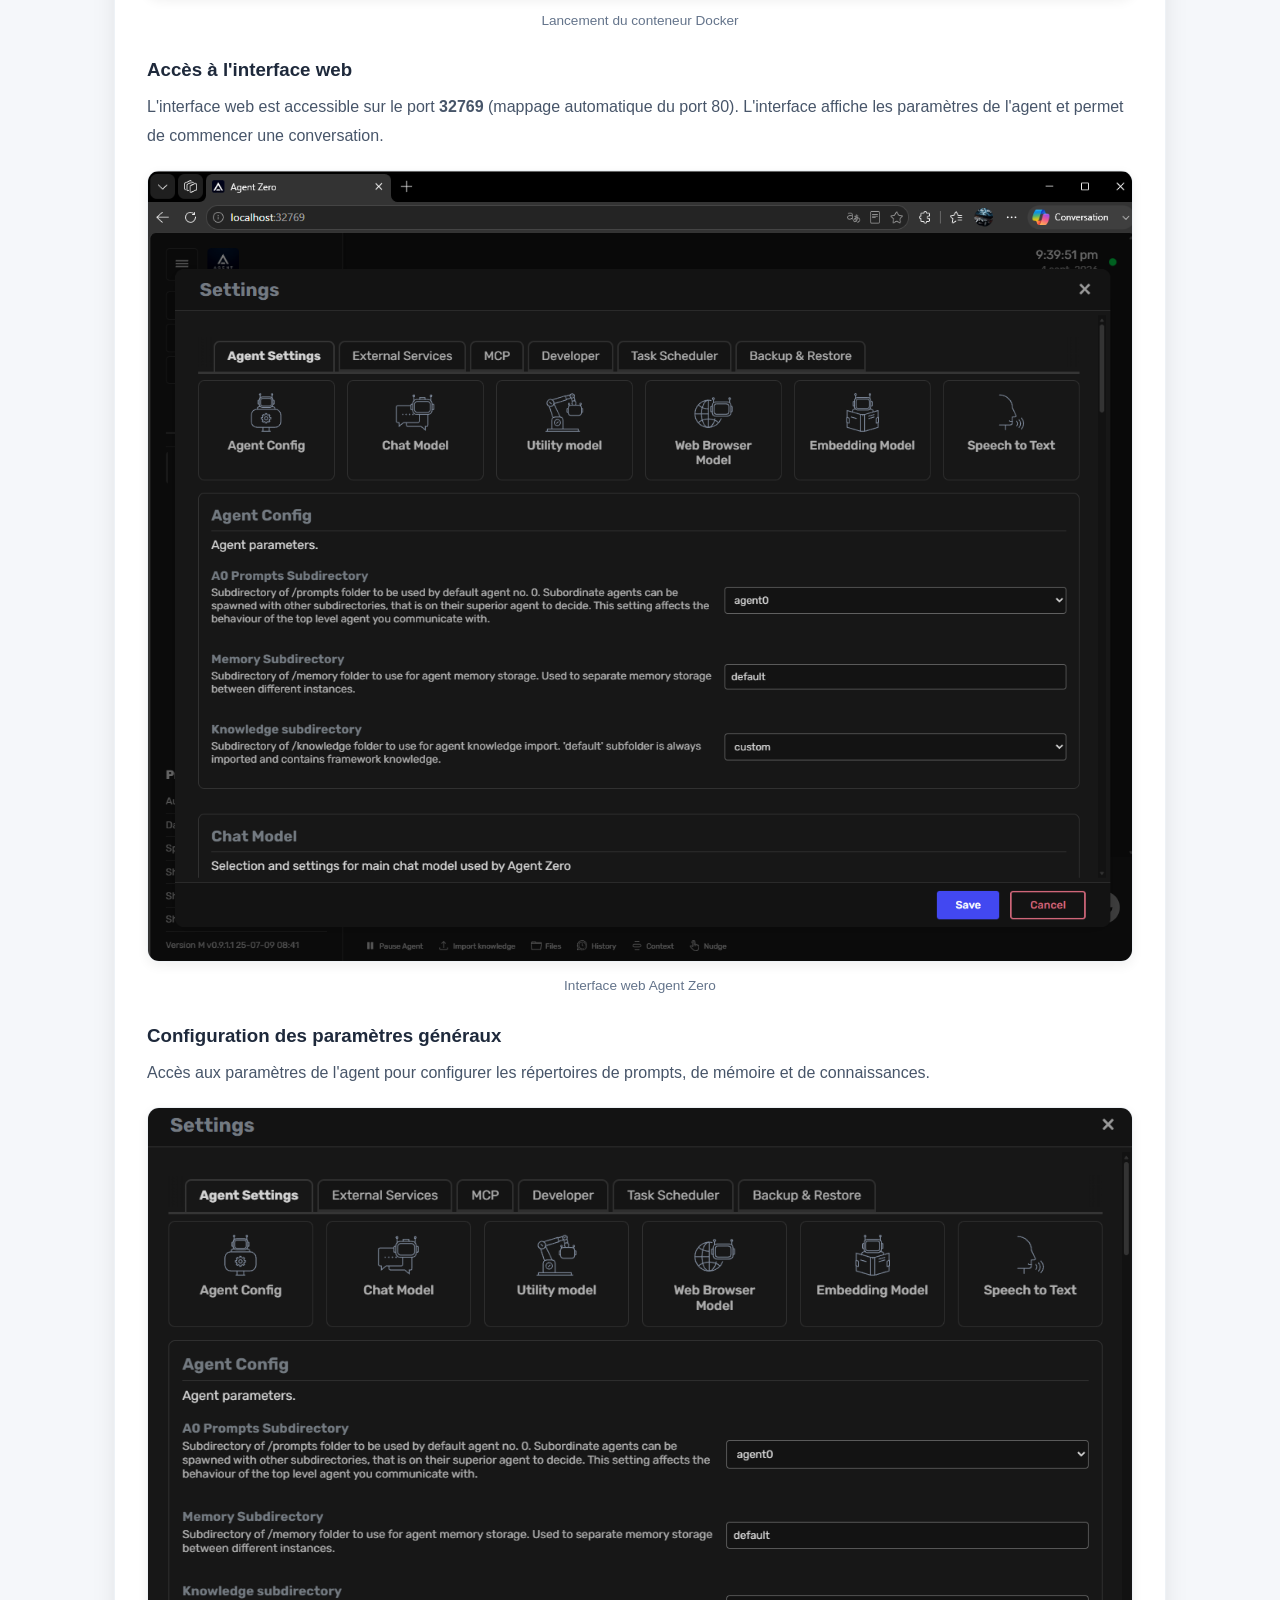
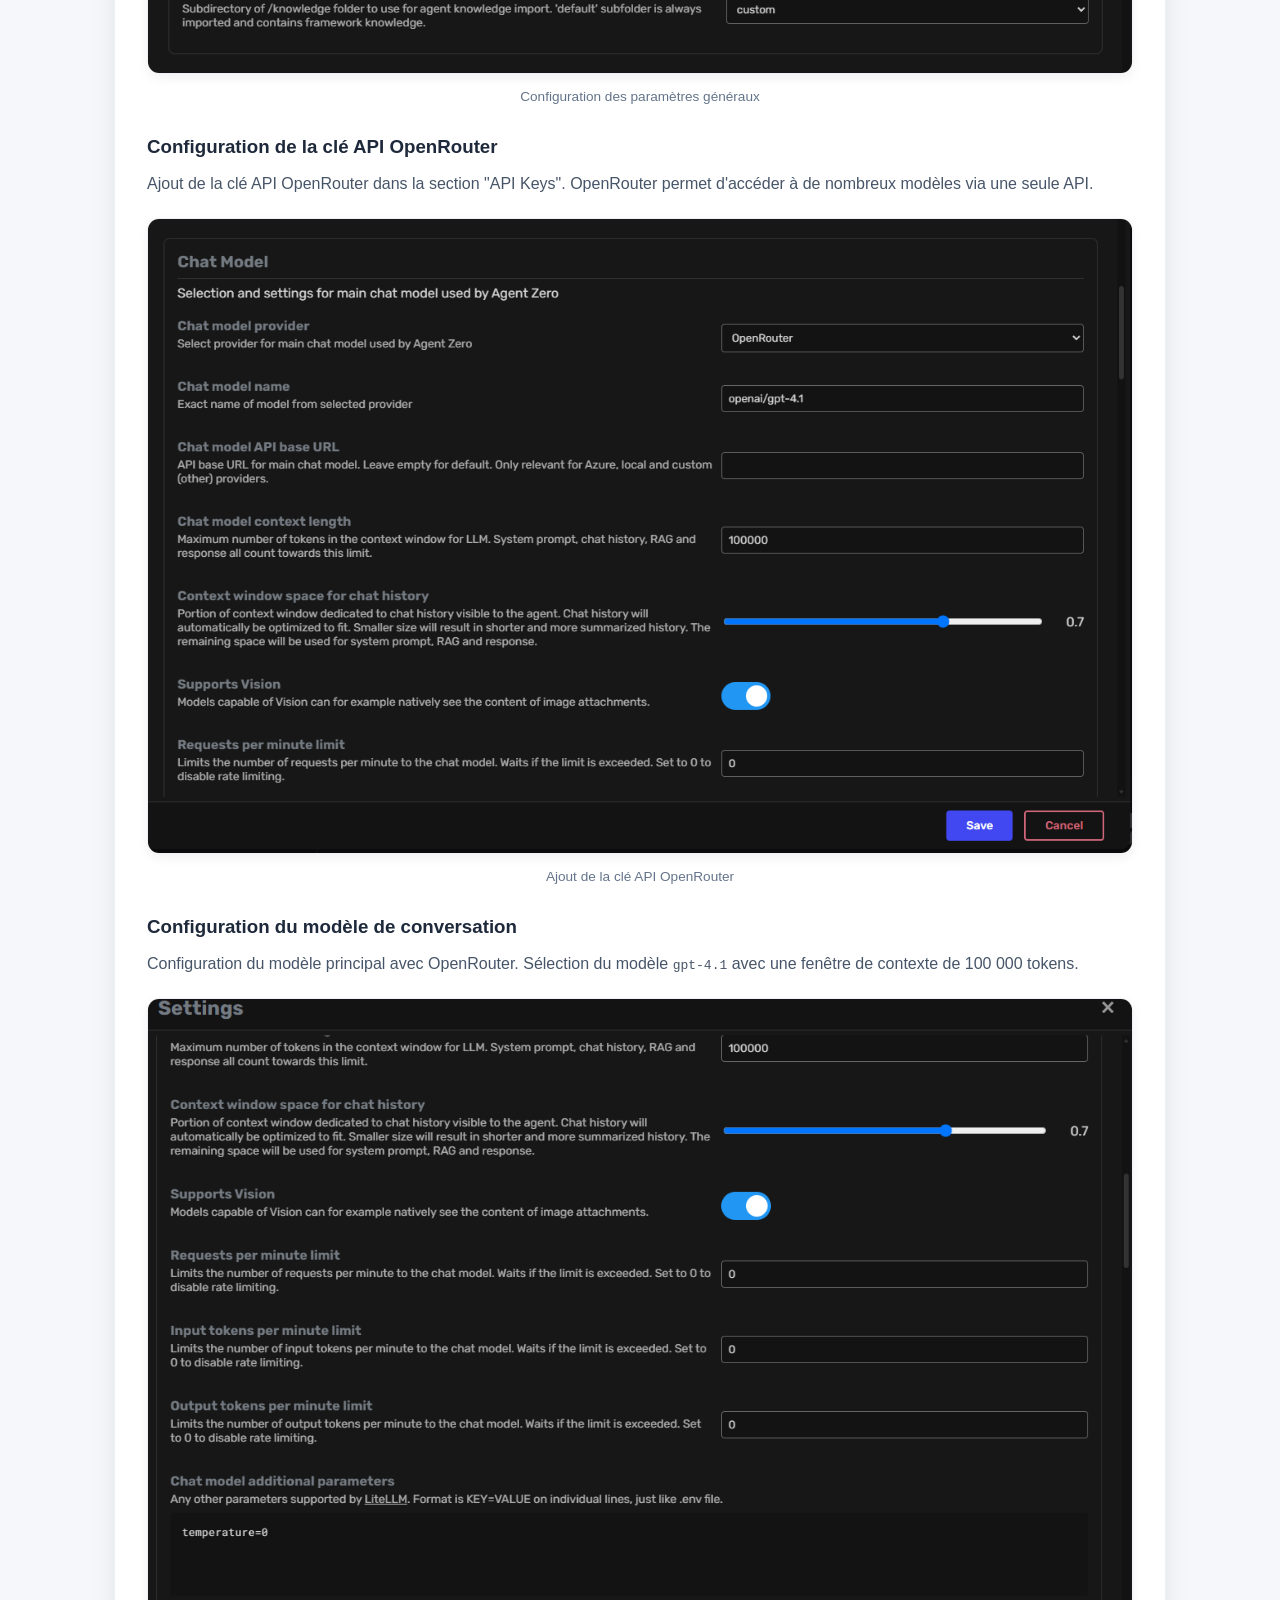
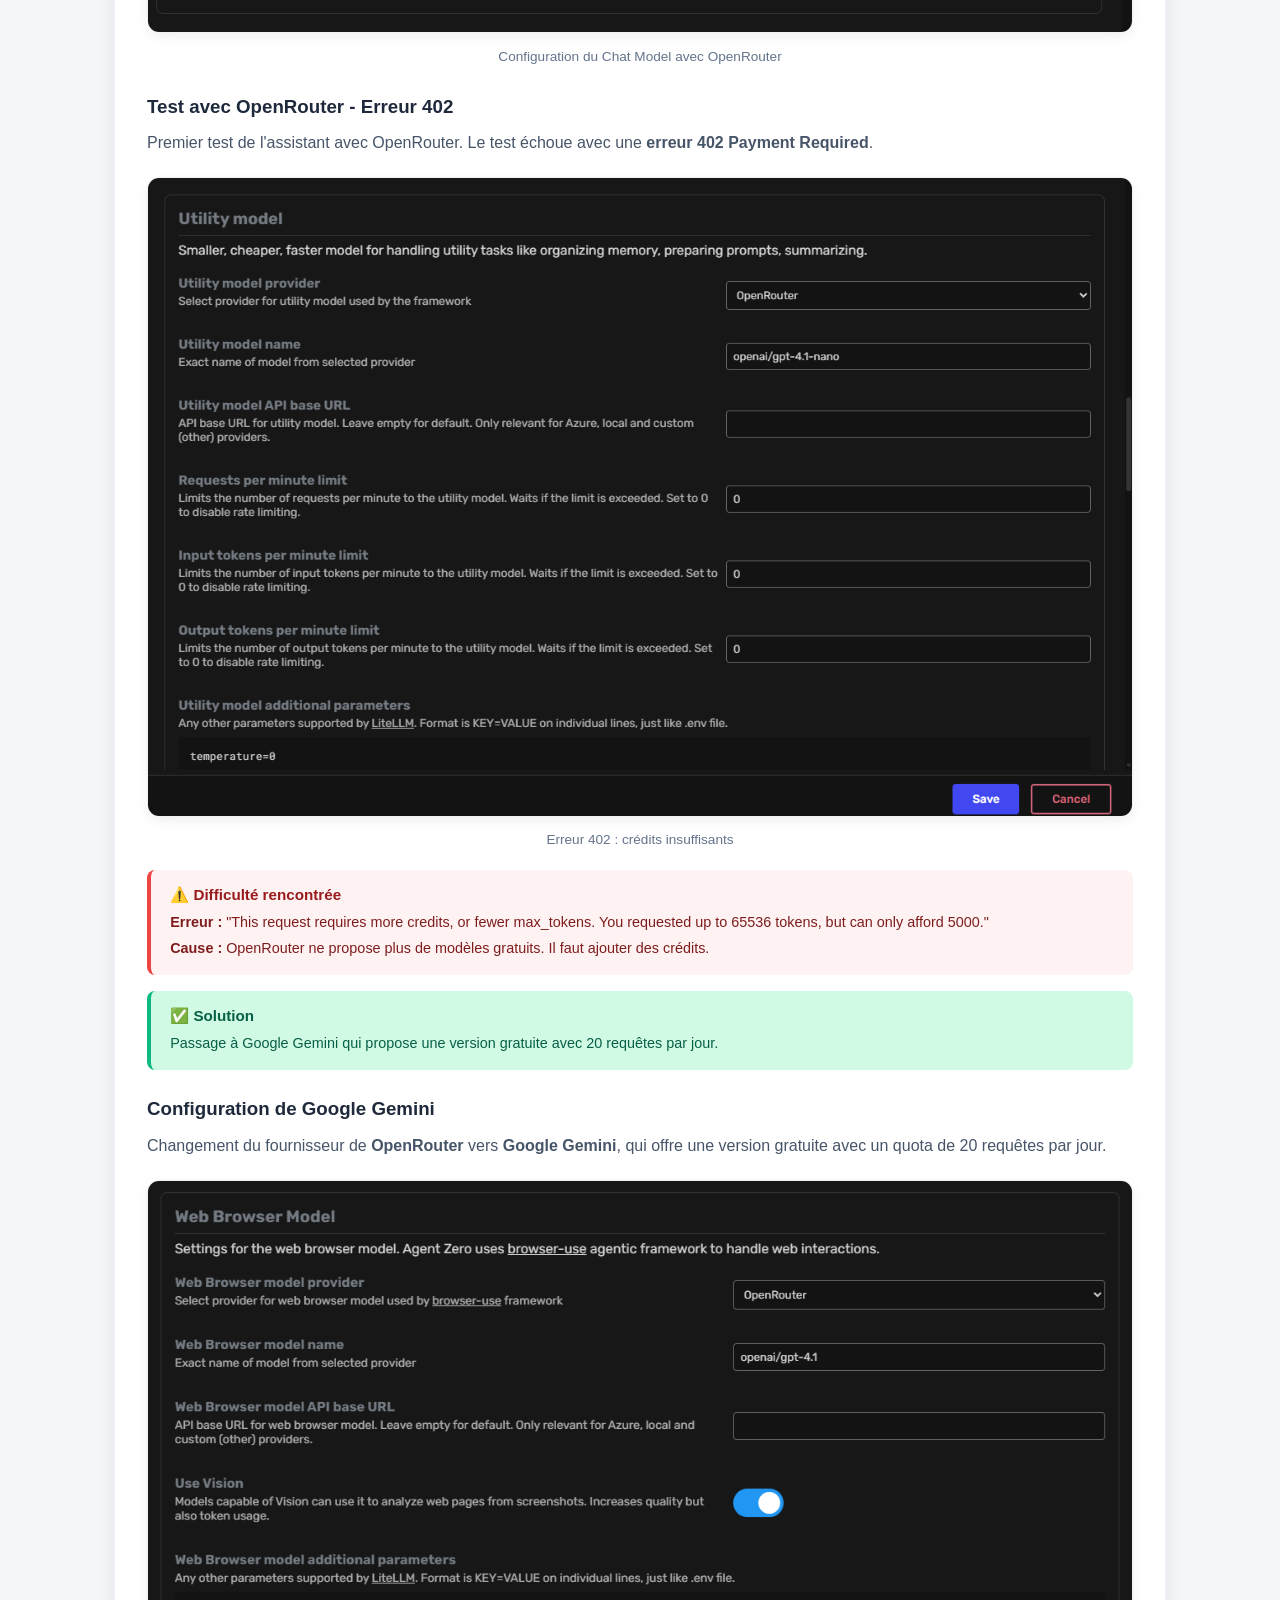
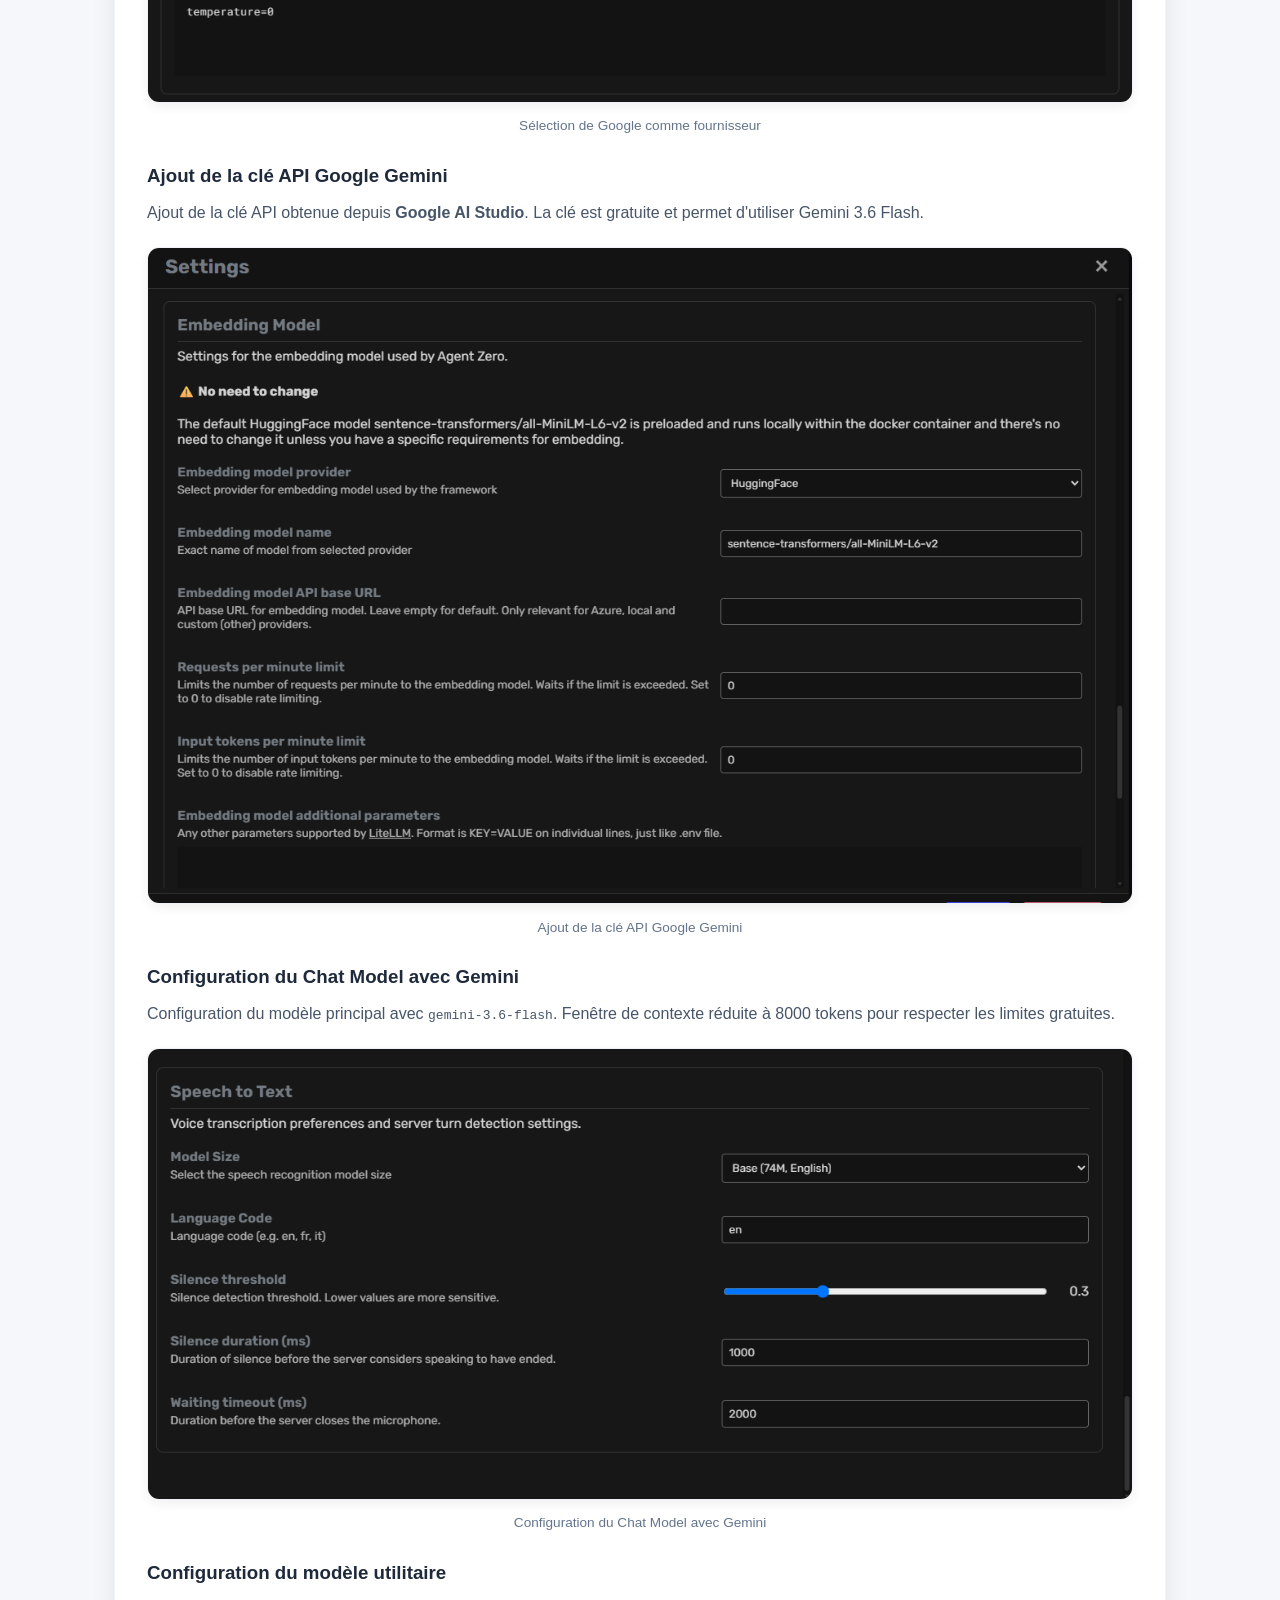
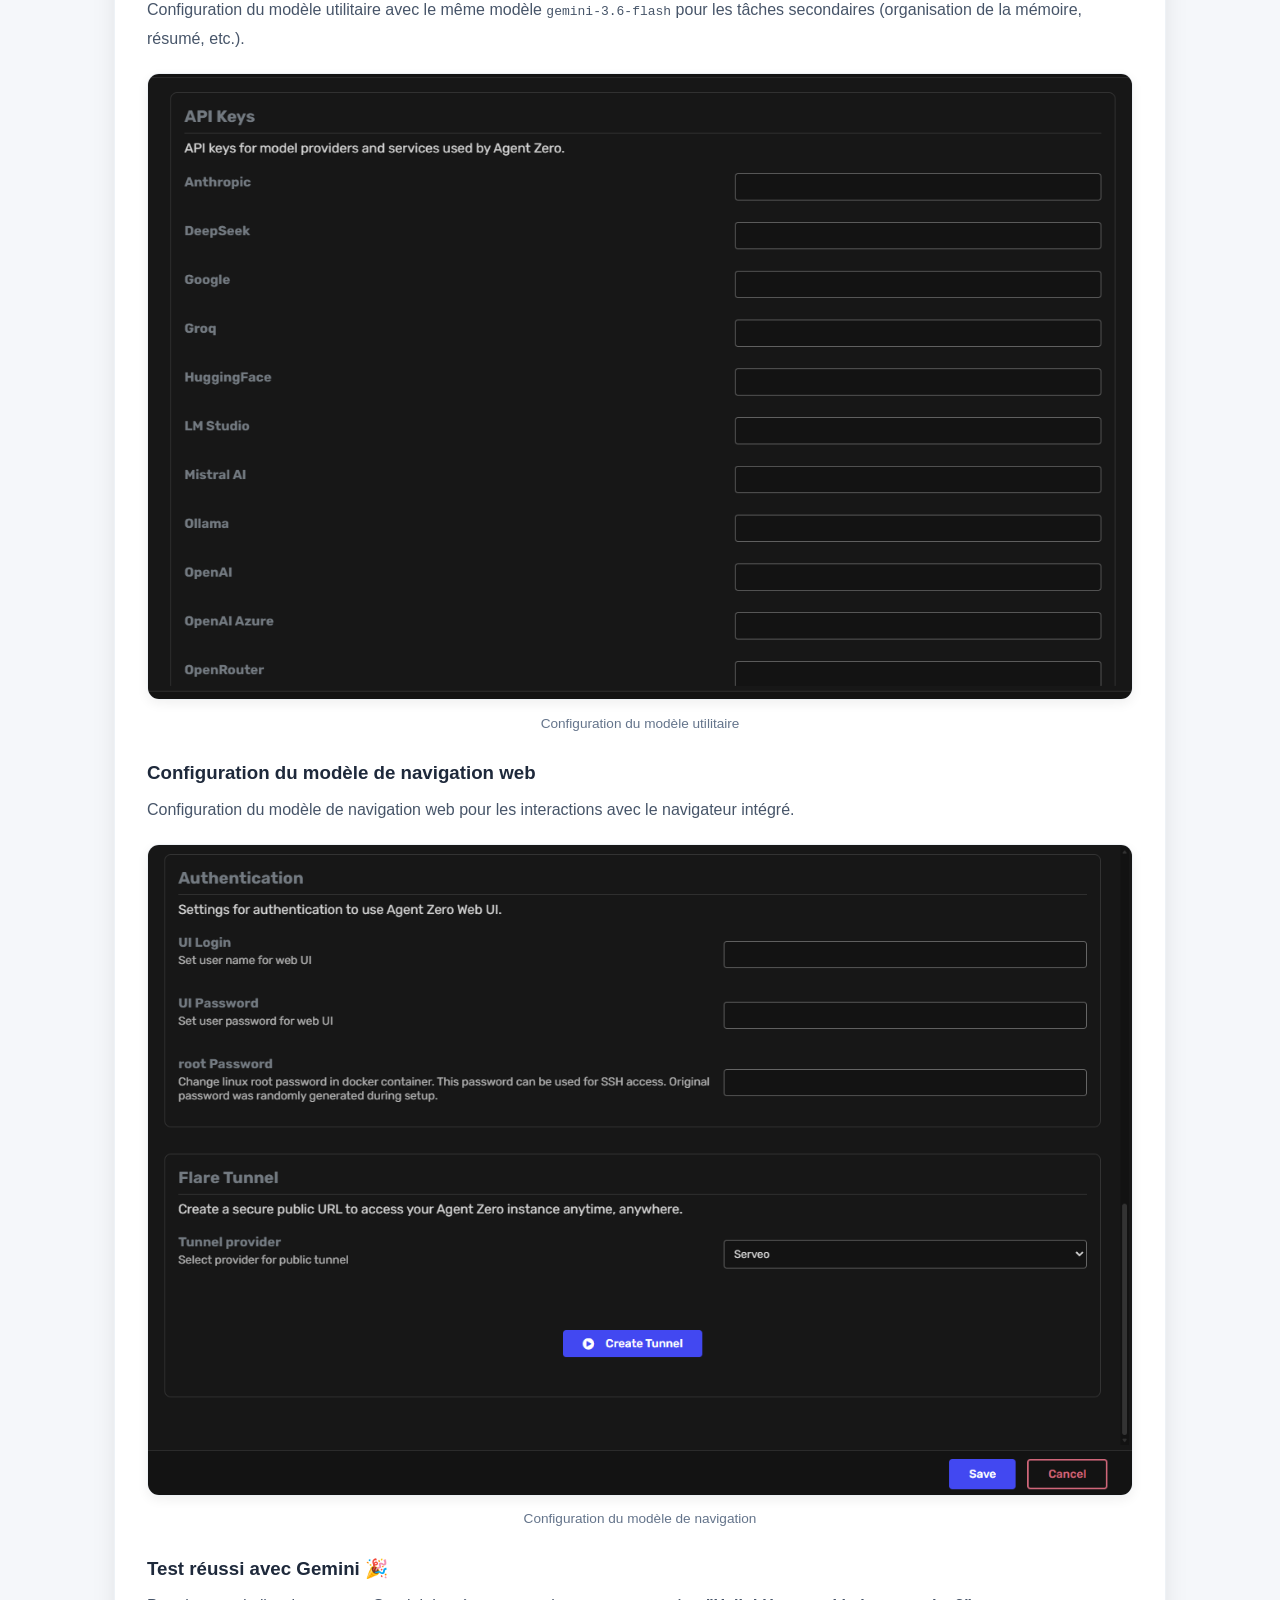
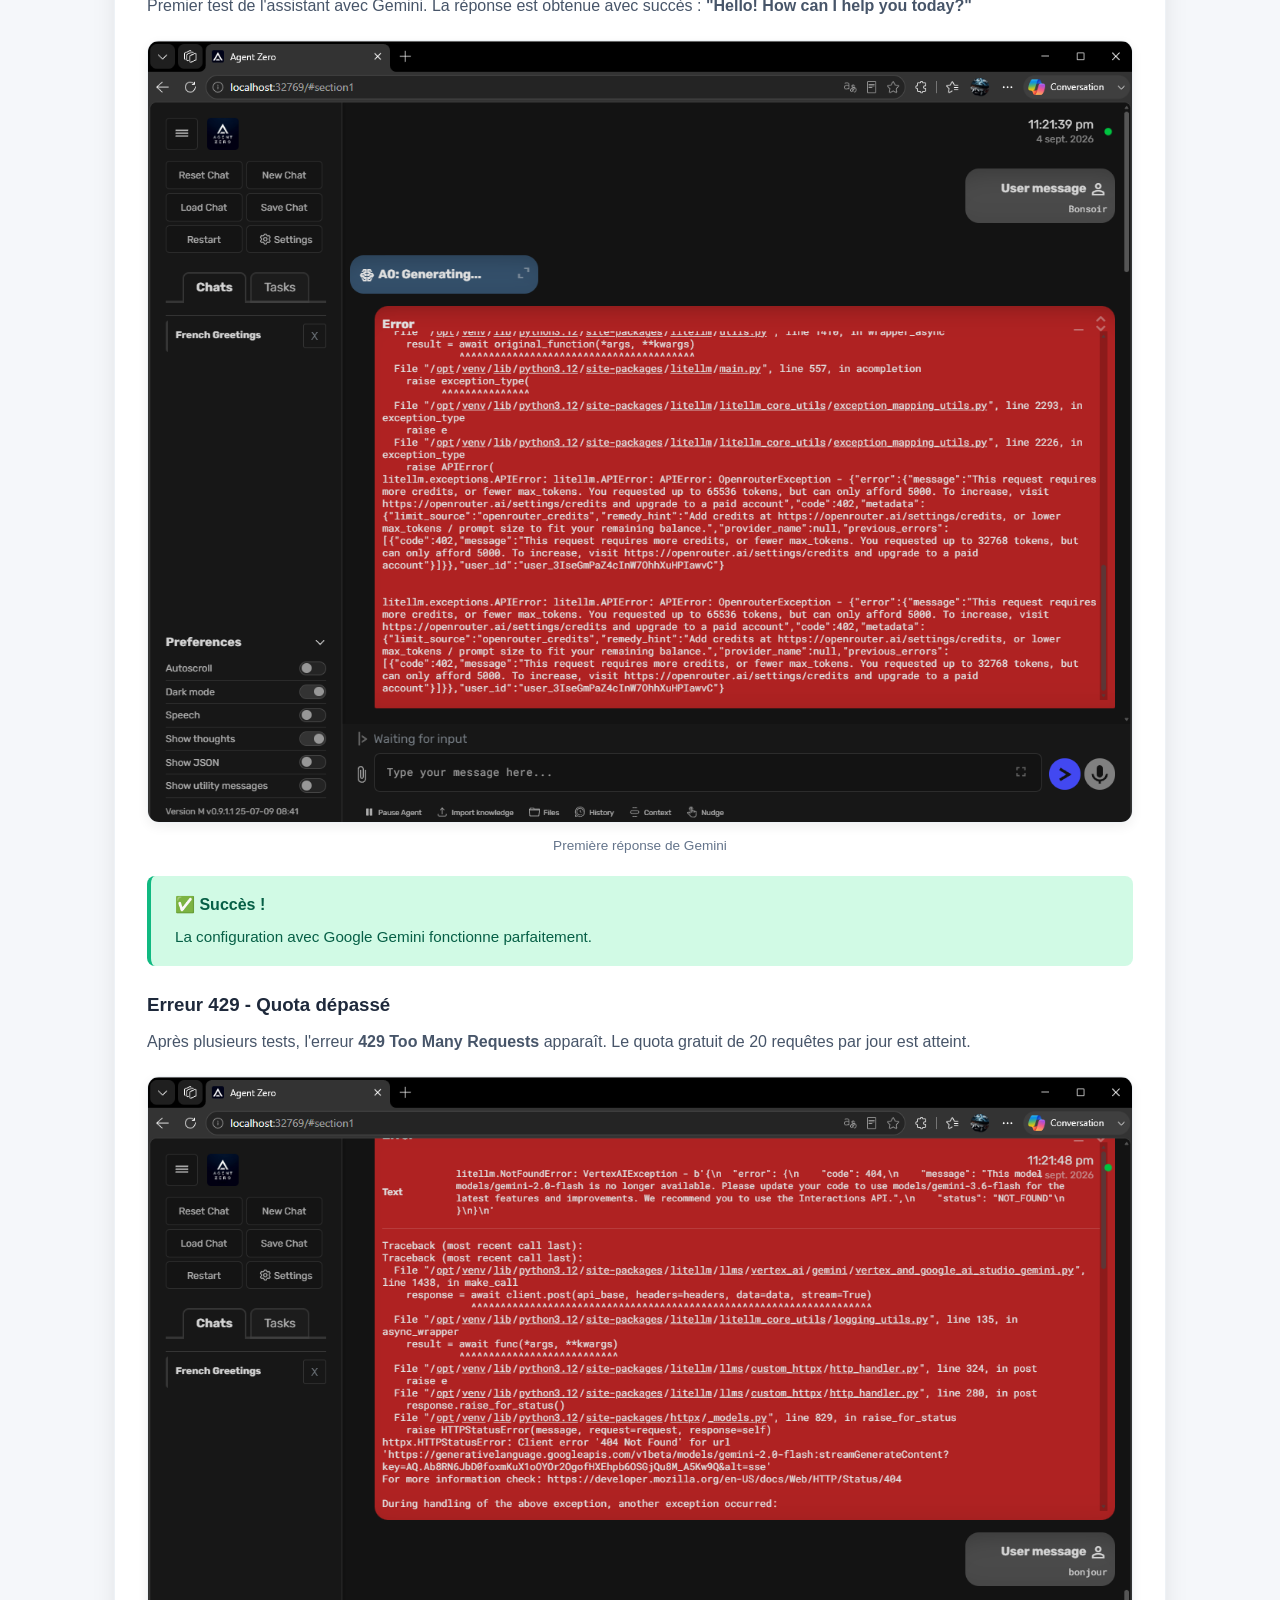
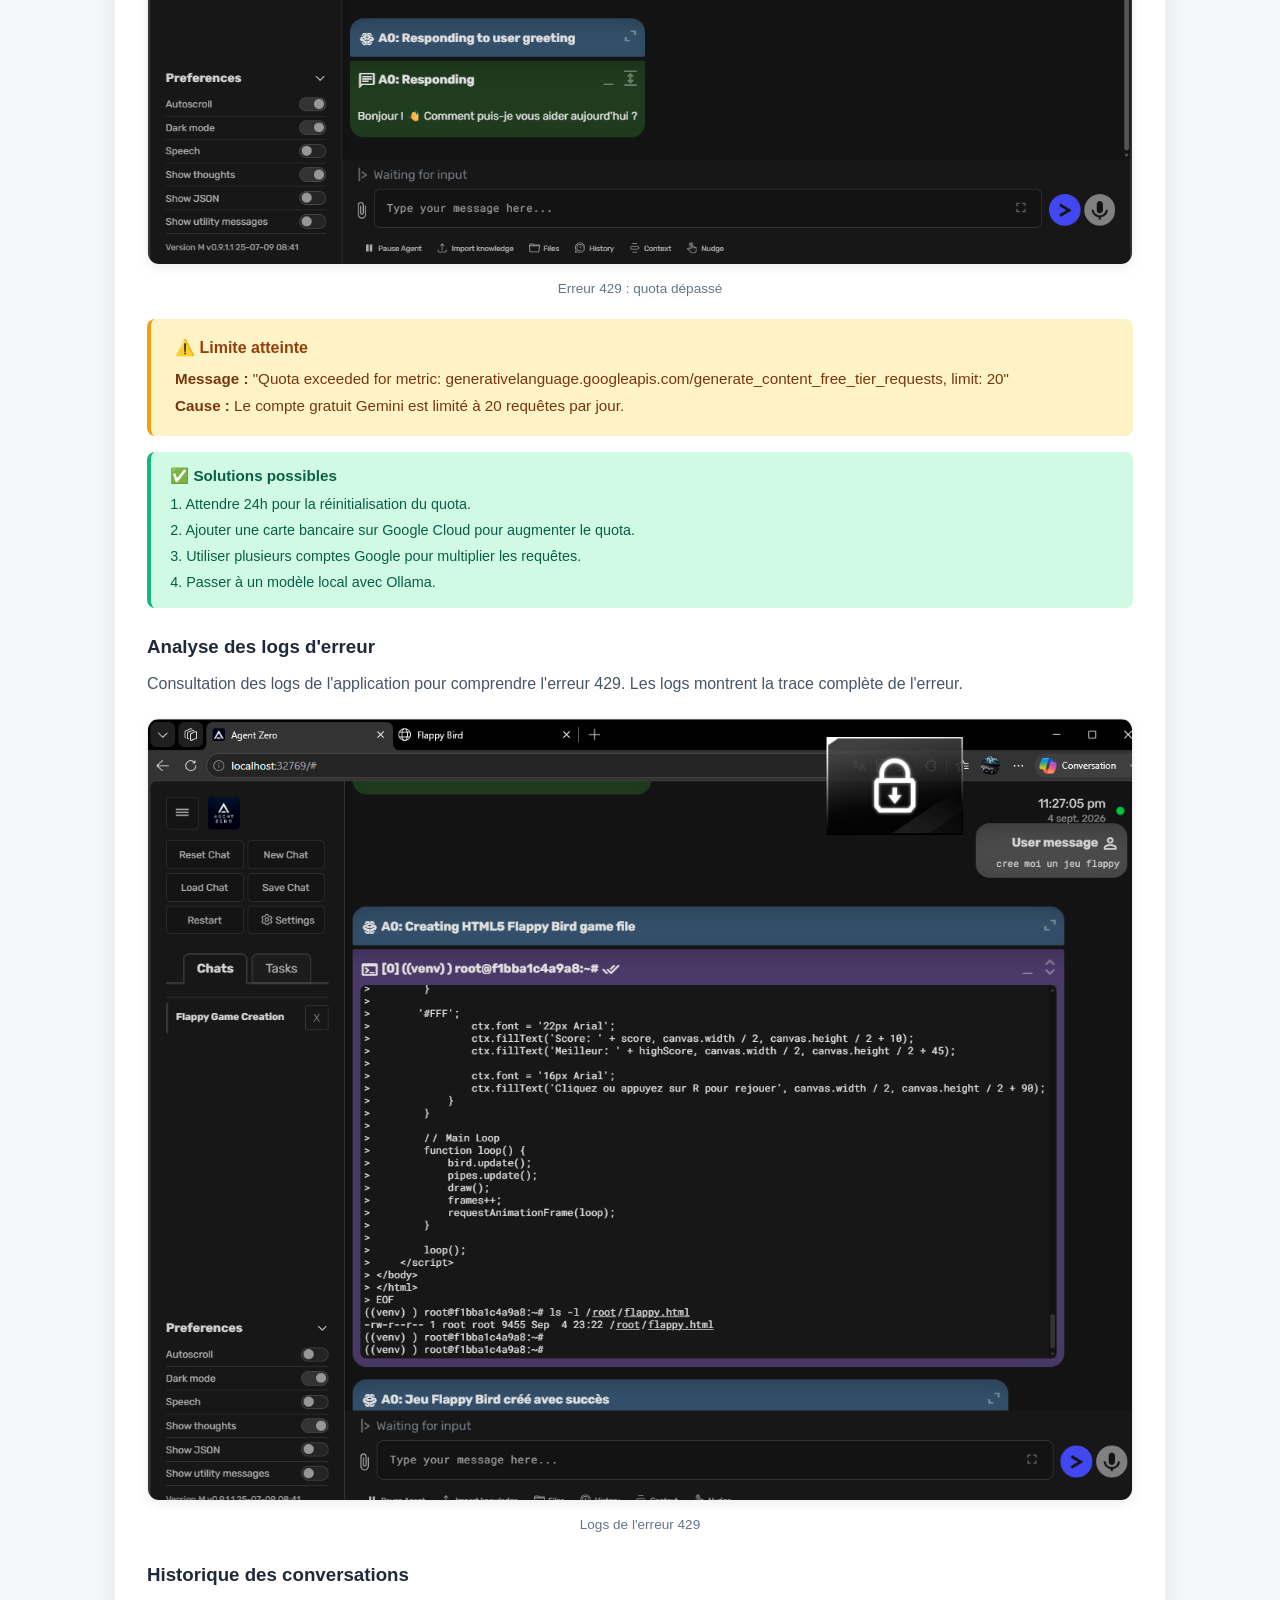
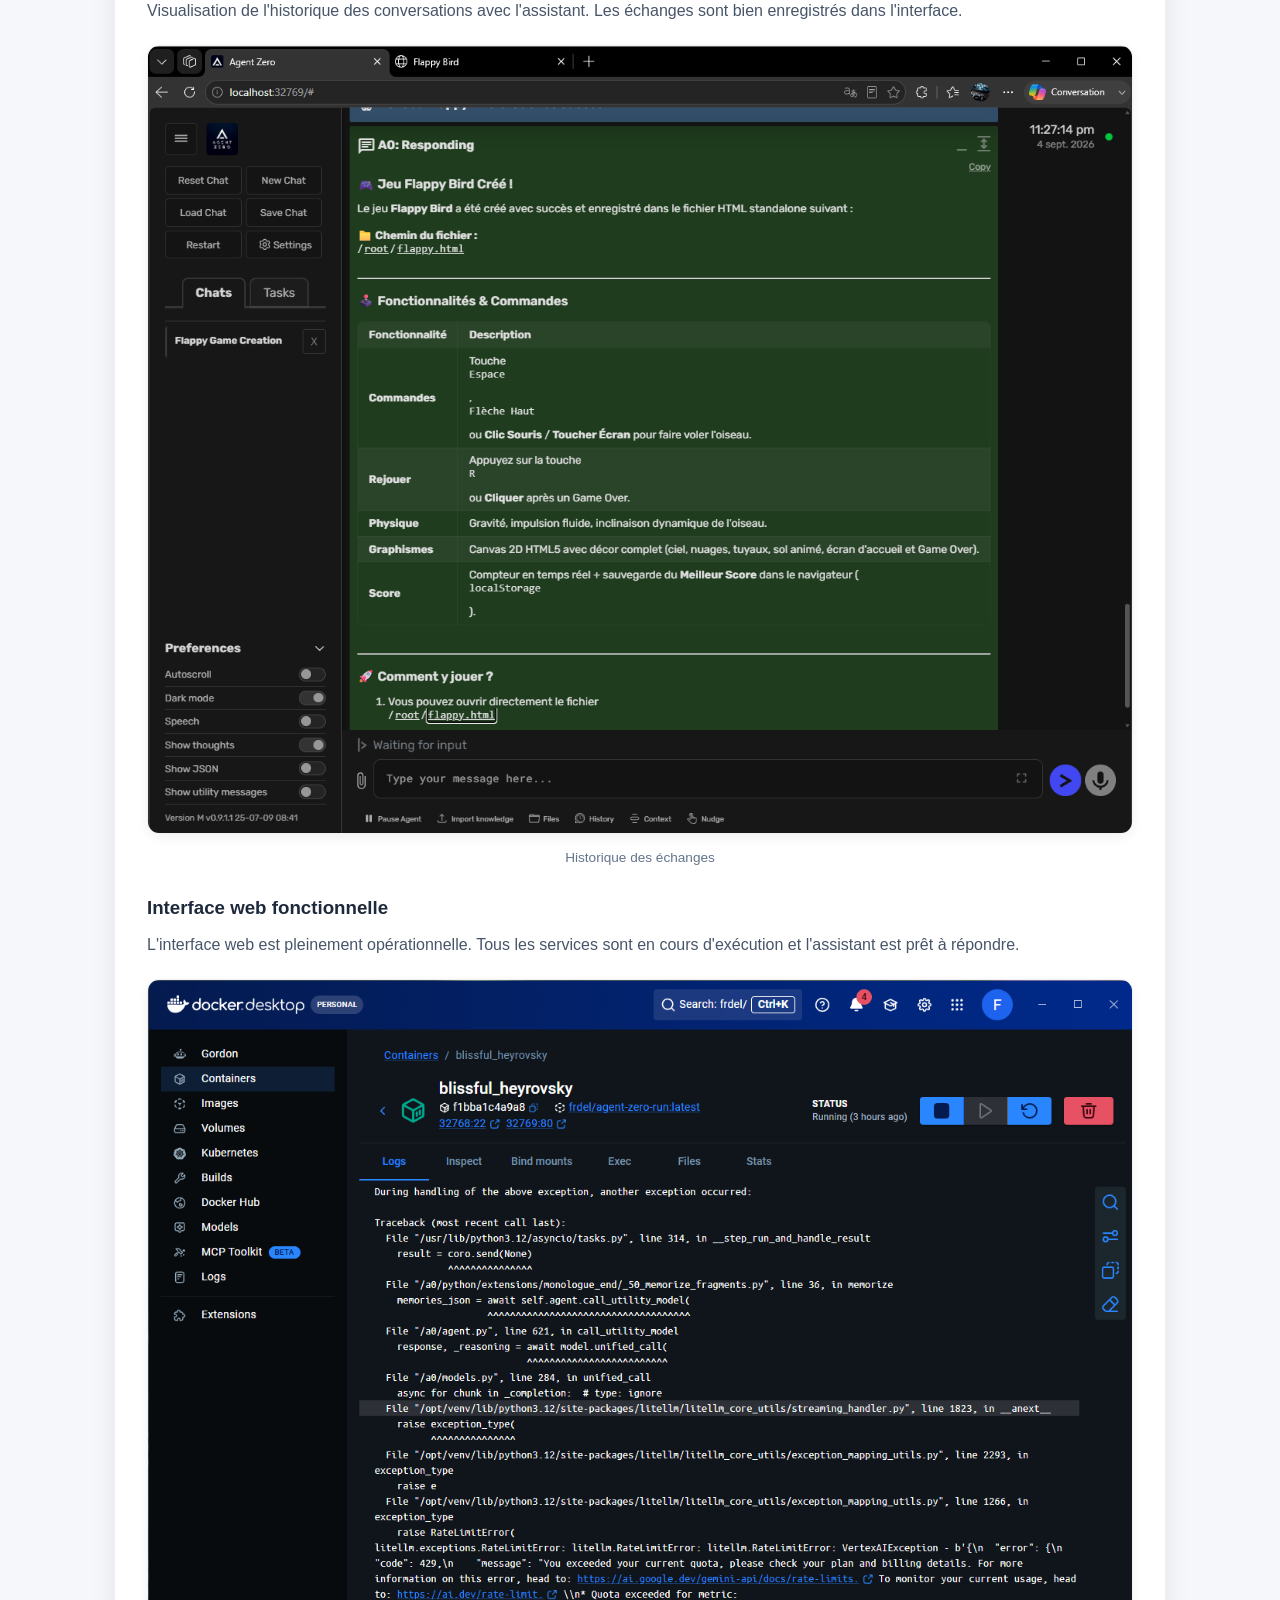
<file: projets/agent-zero/index.html>
<!DOCTYPE html>
<html lang="fr">
<head>
    <meta charset="UTF-8">
    <meta name="viewport" content="width=device-width, initial-scale=1.0">
    <meta name="description" content="Agent Zero - Assistant IA Autonome avec Docker, Google Gemini et OpenRouter">
    <title>Agent Zero - Assistant IA Autonome</title>
    <link rel="stylesheet" href="../../css/style.css">
    <link rel="stylesheet" href="https://cdnjs.cloudflare.com/ajax/libs/font-awesome/6.5.1/css/all.min.css">
    <style>
        .project-hero {
            background: linear-gradient(135deg, #0f172a, #1e293b);
            color: #fff;
            padding: 4rem 2rem;
            text-align: center;
            border-radius: 0 0 40px 40px;
            margin: -2rem -1.5rem 2rem;
        }
        .project-hero h1 { font-size: 2.8rem; margin-bottom: 0.5rem; }
        .project-hero .highlight { color: #10b981; }
        .project-hero p { color: #94a3b8; font-size: 1.2rem; max-width: 700px; margin: 0 auto; }
        .project-content { max-width: 1100px; margin: 0 auto; padding: 0 1.5rem; }
        .project-section {
            background: #fff;
            padding: 2rem;
            border-radius: 16px;
            box-shadow: 0 4px 24px rgba(0,0,0,0.08);
            margin-bottom: 2rem;
            border: 1px solid #eef2f6;
        }
        .project-section h2 {
            color: #0f172a;
            font-size: 1.8rem;
            margin-bottom: 1rem;
            border-bottom: 3px solid #10b981;
            padding-bottom: 0.5rem;
            display: inline-block;
        }
        .project-section h3 { color: #1e293b; margin: 1.5rem 0 0.5rem; }
        .project-section p { color: #475569; line-height: 1.8; }
        .project-section ul { list-style: none; padding: 0; }
        .project-section ul li {
            padding: 0.5rem 0;
            padding-left: 1.8rem;
            position: relative;
            color: #475569;
            line-height: 1.7;
        }
        .project-section ul li::before {
            content: "▸";
            color: #10b981;
            font-weight: 700;
            position: absolute;
            left: 0;
        }
        .tech-tags {
            display: flex;
            flex-wrap: wrap;
            gap: 0.6rem;
            margin: 1rem 0;
        }
        .tech-tags span {
            background: #d1fae5;
            color: #059669;
            padding: 0.3rem 1rem;
            border-radius: 50px;
            font-size: 0.8rem;
            font-weight: 600;
        }
        .gallery {
            display: grid;
            grid-template-columns: repeat(auto-fit, minmax(280px, 1fr));
            gap: 1.2rem;
            margin: 1.2rem 0;
        }
        .gallery img {
            width: 100%;
            border-radius: 12px;
            border: 1px solid #eef2f6;
            box-shadow: 0 4px 12px rgba(0,0,0,0.06);
            transition: transform 0.3s ease;
            cursor: pointer;
        }
        .gallery img:hover {
            transform: scale(1.03);
            box-shadow: 0 8px 24px rgba(0,0,0,0.12);
        }
        .gallery .caption {
            text-align: center;
            font-size: 0.85rem;
            color: #64748b;
            margin-top: 0.3rem;
            font-weight: 500;
        }
        .back-link {
            display: inline-block;
            margin-top: 2rem;
            color: #10b981;
            font-weight: 600;
            text-decoration: none;
            transition: 0.3s;
        }
        .back-link:hover { color: #059669; transform: translateX(-4px); }
        .difficulty-box {
            background: #fef2f2;
            border-left: 4px solid #ef4444;
            padding: 0.8rem 1.2rem;
            border-radius: 8px;
            margin: 0.5rem 0 1rem;
        }
        .difficulty-box h4 { color: #991b1b; margin-bottom: 0.2rem; font-size: 0.95rem; }
        .difficulty-box p { color: #7f1d1d; font-size: 0.9rem; margin: 0; }
        .solution-box {
            background: #d1fae5;
            border-left: 4px solid #10b981;
            padding: 0.8rem 1.2rem;
            border-radius: 8px;
            margin: 0.5rem 0 1rem;
        }
        .solution-box h4 { color: #065f46; margin-bottom: 0.2rem; font-size: 0.95rem; }
        .solution-box p { color: #065f46; font-size: 0.9rem; margin: 0; }
        .success-box {
            background: #d1fae5;
            border-left: 4px solid #10b981;
            padding: 1rem 1.5rem;
            border-radius: 8px;
            margin: 1rem 0;
        }
        .success-box h4 { color: #065f46; margin-bottom: 0.3rem; }
        .success-box p { color: #065f46; font-size: 0.95rem; }
        .warning-box {
            background: #fef3c7;
            border-left: 4px solid #f59e0b;
            padding: 1rem 1.5rem;
            border-radius: 8px;
            margin: 1rem 0;
        }
        .warning-box h4 { color: #92400e; margin-bottom: 0.3rem; }
        .warning-box p { color: #78350f; font-size: 0.95rem; }
        @media (max-width: 768px) {
            .project-hero h1 { font-size: 1.8rem; }
            .gallery { grid-template-columns: 1fr; }
        }
    </style>
</head>
<body>

<!-- ===== HEADER ===== -->
<header>
    <nav>
        <a href="../../index.html" style="text-decoration:none; color:inherit;">
            <div class="logo">R&amp;T <span>Portfolio</span></div>
        </a>
        <ul class="nav-links">
            <li><a href="../../index.html#accueil">Accueil</a></li>
            <li><a href="../../index.html#competences">Compétences</a></li>
            <li><a href="../../index.html#projets-reseaux">Projets Réseaux</a></li>
            <li><a href="../../index.html#projets-prog">Projets Programmation</a></li>
            <li><a href="../../index.html#contact">Contact</a></li>
        </ul>
    </nav>
</header>

<!-- ===== HERO PROJET ===== -->
<section class="project-hero">
    <h1>🤖 Agent Zero <span class="highlight">Assistant IA Autonome</span></h1>
    <p>Déploiement d'un agent IA conversationnel autonome avec Docker, Google Gemini et OpenRouter</p>
    <div class="tech-tags" style="justify-content:center; margin-top:1.5rem;">
        <span>🐍 Python</span>
        <span>🐳 Docker</span>
        <span>🤖 Gemini</span>
        <span>🌐 OpenRouter</span>
        <span>🖥️ Kali Linux</span>
        <span>🔧 Supervisor</span>
        <span>📦 Flask</span>
    </div>
</section>

<!-- ===== CONTENU ===== -->
<div class="project-content">

    <!-- 1. INTRODUCTION -->
    <div class="project-section">
        <h2>📖 Introduction</h2>
        <p>
            <strong>Agent Zero</strong> est un framework d'agent IA autonome qui permet de dialoguer avec des modèles de langage
            via une interface web. Ce projet consiste à déployer Agent Zero dans un conteneur Docker Kali Linux,
            configurer l'accès à des modèles IA (Google Gemini et OpenRouter), et tester l'assistant.
        </p>
        <h3>🎯 Objectifs</h3>
        <ul>
            <li>Déployer Agent Zero avec Docker sur Kali Linux</li>
            <li>Configurer l'accès à des modèles IA (Gemini / OpenRouter)</li>
            <li>Tester et interagir avec l'agent via l'interface web</li>
            <li>Documenter les difficultés rencontrées et les solutions apportées</li>
        </ul>
    </div>

    <!-- 2. ARCHITECTURE -->
    <div class="project-section">
        <h2>🏗️ Architecture du projet</h2>
        <div class="gallery">
            <div>
                <img src="../../images/projets/agent-zero/20.jpeg" alt="Architecture Agent Zero">
                <div class="caption">Architecture technique du déploiement Agent Zero</div>
            </div>
        </div>
        <h3>Composants principaux</h3>
        <ul>
            <li><strong>Agent Zero</strong> : Framework d'agent IA autonome</li>
            <li><strong>Docker</strong> : Conteneurisation de l'application</li>
            <li><strong>Google Gemini</strong> : Modèle IA (version gratuite)</li>
            <li><strong>OpenRouter</strong> : Passerelle d'accès aux modèles IA</li>
            <li><strong>Supervisor</strong> : Gestion des processus dans le conteneur</li>
        </ul>
        <h3>Flux de données</h3>
        <ul>
            <li>L'utilisateur accède à l'interface web via son navigateur</li>
            <li>Le conteneur Docker héberge Agent Zero, l'API et les services</li>
            <li>Agent Zero se connecte à Google Gemini via l'API pour les réponses</li>
            <li>OpenRouter est testé comme alternative mais nécessite des crédits</li>
        </ul>
    </div>

    <!-- 3. ÉTAPES DU DÉPLOIEMENT -->
    <div class="project-section">
        <h2>📋 Étapes du déploiement</h2>

        <h3>Lancement du conteneur Docker</h3>
        <p>
            Lancement du conteneur Docker à partir de l'image <code>frdel/agent-zero-run:latest</code>.
            Le conteneur expose les ports 80 (interface web) et 22 (SSH). Les services sont gérés par Supervisor.
        </p>
        <div class="gallery">
            <div>
                <img src="../../images/projets/agent-zero/1.png" alt="Lancement Docker">
                <div class="caption">Lancement du conteneur Docker</div>
            </div>
        </div>

        <h3>Accès à l'interface web</h3>
        <p>
            L'interface web est accessible sur le port <strong>32769</strong> (mappage automatique du port 80).
            L'interface affiche les paramètres de l'agent et permet de commencer une conversation.
        </p>
        <div class="gallery">
            <div>
                <img src="../../images/projets/agent-zero/2.png" alt="Interface web">
                <div class="caption">Interface web Agent Zero</div>
            </div>
        </div>

        <h3>Configuration des paramètres généraux</h3>
        <p>
            Accès aux paramètres de l'agent pour configurer les répertoires de prompts,
            de mémoire et de connaissances.
        </p>
        <div class="gallery">
            <div>
                <img src="../../images/projets/agent-zero/3.png" alt="Paramètres généraux">
                <div class="caption">Configuration des paramètres généraux</div>
            </div>
        </div>

        <h3>Configuration de la clé API OpenRouter</h3>
        <p>
            Ajout de la clé API OpenRouter dans la section "API Keys".
            OpenRouter permet d'accéder à de nombreux modèles via une seule API.
        </p>
        <div class="gallery">
            <div>
                <img src="../../images/projets/agent-zero/4.png" alt="API Keys OpenRouter">
                <div class="caption">Ajout de la clé API OpenRouter</div>
            </div>
        </div>

        <h3>Configuration du modèle de conversation</h3>
        <p>
            Configuration du modèle principal avec OpenRouter. Sélection du modèle <code>gpt-4.1</code>
            avec une fenêtre de contexte de 100 000 tokens.
        </p>
        <div class="gallery">
            <div>
                <img src="../../images/projets/agent-zero/5.png" alt="Chat Model OpenRouter">
                <div class="caption">Configuration du Chat Model avec OpenRouter</div>
            </div>
        </div>

        <h3>Test avec OpenRouter - Erreur 402</h3>
        <p>
            Premier test de l'assistant avec OpenRouter. Le test échoue avec une <strong>erreur 402 Payment Required</strong>.
        </p>
        <div class="gallery">
            <div>
                <img src="../../images/projets/agent-zero/6.png" alt="Erreur OpenRouter">
                <div class="caption">Erreur 402 : crédits insuffisants</div>
            </div>
        </div>
        <div class="difficulty-box">
            <h4>⚠️ Difficulté rencontrée</h4>
            <p><strong>Erreur :</strong> "This request requires more credits, or fewer max_tokens. You requested up to 65536 tokens, but can only afford 5000."</p>
            <p><strong>Cause :</strong> OpenRouter ne propose plus de modèles gratuits. Il faut ajouter des crédits.</p>
        </div>
        <div class="solution-box">
            <h4>✅ Solution</h4>
            <p>Passage à Google Gemini qui propose une version gratuite avec 20 requêtes par jour.</p>
        </div>

        <h3>Configuration de Google Gemini</h3>
        <p>
            Changement du fournisseur de <strong>OpenRouter</strong> vers <strong>Google Gemini</strong>,
            qui offre une version gratuite avec un quota de 20 requêtes par jour.
        </p>
        <div class="gallery">
            <div>
                <img src="../../images/projets/agent-zero/7.png" alt="Configuration Gemini">
                <div class="caption">Sélection de Google comme fournisseur</div>
            </div>
        </div>

        <h3>Ajout de la clé API Google Gemini</h3>
        <p>
            Ajout de la clé API obtenue depuis <strong>Google AI Studio</strong>.
            La clé est gratuite et permet d'utiliser Gemini 3.6 Flash.
        </p>
        <div class="gallery">
            <div>
                <img src="../../images/projets/agent-zero/8.png" alt="API Key Gemini">
                <div class="caption">Ajout de la clé API Google Gemini</div>
            </div>
        </div>

        <h3>Configuration du Chat Model avec Gemini</h3>
        <p>
            Configuration du modèle principal avec <code>gemini-3.6-flash</code>.
            Fenêtre de contexte réduite à 8000 tokens pour respecter les limites gratuites.
        </p>
        <div class="gallery">
            <div>
                <img src="../../images/projets/agent-zero/9.png" alt="Chat Model Gemini">
                <div class="caption">Configuration du Chat Model avec Gemini</div>
            </div>
        </div>

        <h3>Configuration du modèle utilitaire</h3>
        <p>
            Configuration du modèle utilitaire avec le même modèle <code>gemini-3.6-flash</code>
            pour les tâches secondaires (organisation de la mémoire, résumé, etc.).
        </p>
        <div class="gallery">
            <div>
                <img src="../../images/projets/agent-zero/10.png" alt="Utility Model Gemini">
                <div class="caption">Configuration du modèle utilitaire</div>
            </div>
        </div>

        <h3>Configuration du modèle de navigation web</h3>
        <p>
            Configuration du modèle de navigation web pour les interactions avec le navigateur intégré.
        </p>
        <div class="gallery">
            <div>
                <img src="../../images/projets/agent-zero/11.png" alt="Web Browser Model">
                <div class="caption">Configuration du modèle de navigation</div>
            </div>
        </div>

        <h3>Test réussi avec Gemini 🎉</h3>
        <p>
            Premier test de l'assistant avec Gemini. La réponse est obtenue avec succès :
            <strong>"Hello! How can I help you today?"</strong>
        </p>
        <div class="gallery">
            <div>
                <img src="../../images/projets/agent-zero/12.png" alt="Test réussi">
                <div class="caption">Première réponse de Gemini</div>
            </div>
        </div>
        <div class="success-box">
            <h4>✅ Succès !</h4>
            <p>La configuration avec Google Gemini fonctionne parfaitement.</p>
        </div>

        <h3>Erreur 429 - Quota dépassé</h3>
        <p>
            Après plusieurs tests, l'erreur <strong>429 Too Many Requests</strong> apparaît.
            Le quota gratuit de 20 requêtes par jour est atteint.
        </p>
        <div class="gallery">
            <div>
                <img src="../../images/projets/agent-zero/13.png" alt="Erreur 429">
                <div class="caption">Erreur 429 : quota dépassé</div>
            </div>
        </div>
        <div class="warning-box">
            <h4>⚠️ Limite atteinte</h4>
            <p><strong>Message :</strong> "Quota exceeded for metric: generativelanguage.googleapis.com/generate_content_free_tier_requests, limit: 20"</p>
            <p><strong>Cause :</strong> Le compte gratuit Gemini est limité à 20 requêtes par jour.</p>
        </div>
        <div class="solution-box">
            <h4>✅ Solutions possibles</h4>
            <p>1. Attendre 24h pour la réinitialisation du quota.</p>
            <p>2. Ajouter une carte bancaire sur Google Cloud pour augmenter le quota.</p>
            <p>3. Utiliser plusieurs comptes Google pour multiplier les requêtes.</p>
            <p>4. Passer à un modèle local avec Ollama.</p>
        </div>

        <h3>Analyse des logs d'erreur</h3>
        <p>
            Consultation des logs de l'application pour comprendre l'erreur 429.
            Les logs montrent la trace complète de l'erreur.
        </p>
        <div class="gallery">
            <div>
                <img src="../../images/projets/agent-zero/14.png" alt="Logs d'erreur">
                <div class="caption">Logs de l'erreur 429</div>
            </div>
        </div>

        <h3>Historique des conversations</h3>
        <p>
            Visualisation de l'historique des conversations avec l'assistant.
            Les échanges sont bien enregistrés dans l'interface.
        </p>
        <div class="gallery">
            <div>
                <img src="../../images/projets/agent-zero/15.png" alt="Conversations">
                <div class="caption">Historique des échanges</div>
            </div>
        </div>

        <h3>Interface web fonctionnelle</h3>
        <p>
            L'interface web est pleinement opérationnelle. Tous les services sont en cours d'exécution
            et l'assistant est prêt à répondre.
        </p>
        <div class="gallery">
            <div>
                <img src="../../images/projets/agent-zero/16.png" alt="Interface fonctionnelle">
                <div class="caption">Interface web fonctionnelle</div>
            </div>
        </div>

        <h3>Tests de fonctionnalités</h3>
        <p>
            Tests supplémentaires des fonctionnalités de l'assistant : réponses en français,
            qualité des réponses, temps de réponse.
        </p>
        <div class="gallery">
            <div>
                <img src="../../images/projets/agent-zero/17.png" alt="Tests">
                <div class="caption">Validation des fonctionnalités</div>
            </div>
        </div>

        <h3>Bilan du projet</h3>
        <p>
            Bilan complet du déploiement d'Agent Zero : succès de la configuration,
            difficultés rencontrées, solutions apportées et perspectives d'amélioration.
        </p>
        <div class="gallery">
            <div>
                <img src="../../images/projets/agent-zero/18.png" alt="Bilan">
                <div class="caption">Bilan du projet</div>
            </div>
        </div>

        <h3>Résumé des étapes</h3>
        <div class="gallery">
            <div>
                <img src="../../images/projets/agent-zero/19.png" alt="Résumé">
                <div class="caption">Résumé des étapes du déploiement</div>
            </div>
        </div>
    </div>

    <!-- 4. RÉSULTATS -->
    <div class="project-section">
        <h2>📊 Résultats et apprentissages</h2>
        <h3>Résultats obtenus</h3>
        <ul>
            <li>✅ Agent Zero est déployé avec succès dans un conteneur Docker Kali Linux</li>
            <li>✅ L'interface web est accessible et fonctionnelle</li>
            <li>✅ Google Gemini est configuré et répond correctement</li>
            <li>✅ OpenRouter est testé mais nécessite des crédits</li>
            <li>✅ Compréhension des quotas des versions gratuites (20 requêtes/jour)</li>
        </ul>
        <h3>Difficultés rencontrées et solutions</h3>
        <div class="difficulty-box">
            <h4>Difficulté 1 : OpenRouter payant</h4>
            <p><strong>Problème :</strong> Erreur 402 - crédits insuffisants sur OpenRouter.</p>
            <p><strong>Solution :</strong> Passage à Google Gemini (version gratuite).</p>
        </div>
        <div class="difficulty-box">
            <h4>Difficulté 2 : Quota Gemini dépassé</h4>
            <p><strong>Problème :</strong> Erreur 429 - 20 requêtes/jour atteintes.</p>
            <p><strong>Solution :</strong> Attendre 24h, ajouter une carte bancaire, ou utiliser plusieurs comptes.</p>
        </div>
        <div class="success-box">
            <h4>✅ Leçon apprise</h4>
            <p>
                Les modèles IA gratuits ont des limites (OpenRouter supprime ses modèles gratuits,
                Gemini limite à 20 requêtes/jour). Pour une utilisation intensive, il est préférable
                d'utiliser un modèle local avec Ollama ou un compte payant.
            </p>
        </div>
    </div>

    <!-- 5. PERSPECTIVES -->
    <div class="project-section">
        <h2>🚀 Perspectives d'amélioration</h2>
        <ul>
            <li><strong>Modèles locaux :</strong> Installer Ollama et utiliser des modèles 100% gratuits et sans quota (Llama 3, Mistral, Phi, etc.)</li>
            <li><strong>Déploiement cloud :</strong> Héberger Agent Zero sur un serveur VPS avec un domaine personnalisé</li>
            <li><strong>Intégrations :</strong> Connecter l'assistant à des outils de productivité (email, calendrier, etc.)</li>
            <li><strong>Sécurité :</strong> Ajouter une authentification renforcée pour l'interface web</li>
            <li><strong>Personnalisation :</strong> Adapter les prompts pour des cas d'usage spécifiques (réseaux, télécoms, cybersécurité)</li>
        </ul>
    </div>

    <!-- 6. CONCLUSION -->
    <div class="project-section">
        <h2>🎯 Conclusion</h2>
        <div class="success-box">
            <h4>✅ Projet réussi !</h4>
            <p>
                Agent Zero a été déployé avec succès dans un conteneur Docker Kali Linux.
                L'assistant IA autonome fonctionne parfaitement avec Google Gemini, offrant une interface web
                accessible et une expérience de conversation fluide.
            </p>
            <p>
                Ce projet a permis de maîtriser Docker, la configuration d'API IA,
                la gestion des quotas et l'optimisation des paramètres. Il constitue une base solide
                pour des projets d'IA et d'automatisation plus avancés.
            </p>
        </div>
    </div>

    <!-- Lien retour -->
    <a href="../../index.html#projets-prog" class="back-link">
        <i class="fas fa-arrow-left"></i> Retour aux projets
    </a>
</div>

<!-- ===== FOOTER ===== -->
<footer>
    <p>© 2026 Wendtoin Guy Flavien KIEMA - Étudiant en Réseaux Informatiques &amp; Télécoms</p>
    <p style="font-size:0.75rem; margin-top:0.3rem;">Agent Zero - Assistant IA Autonome</p>
</footer>

</body>
</html>
</file>
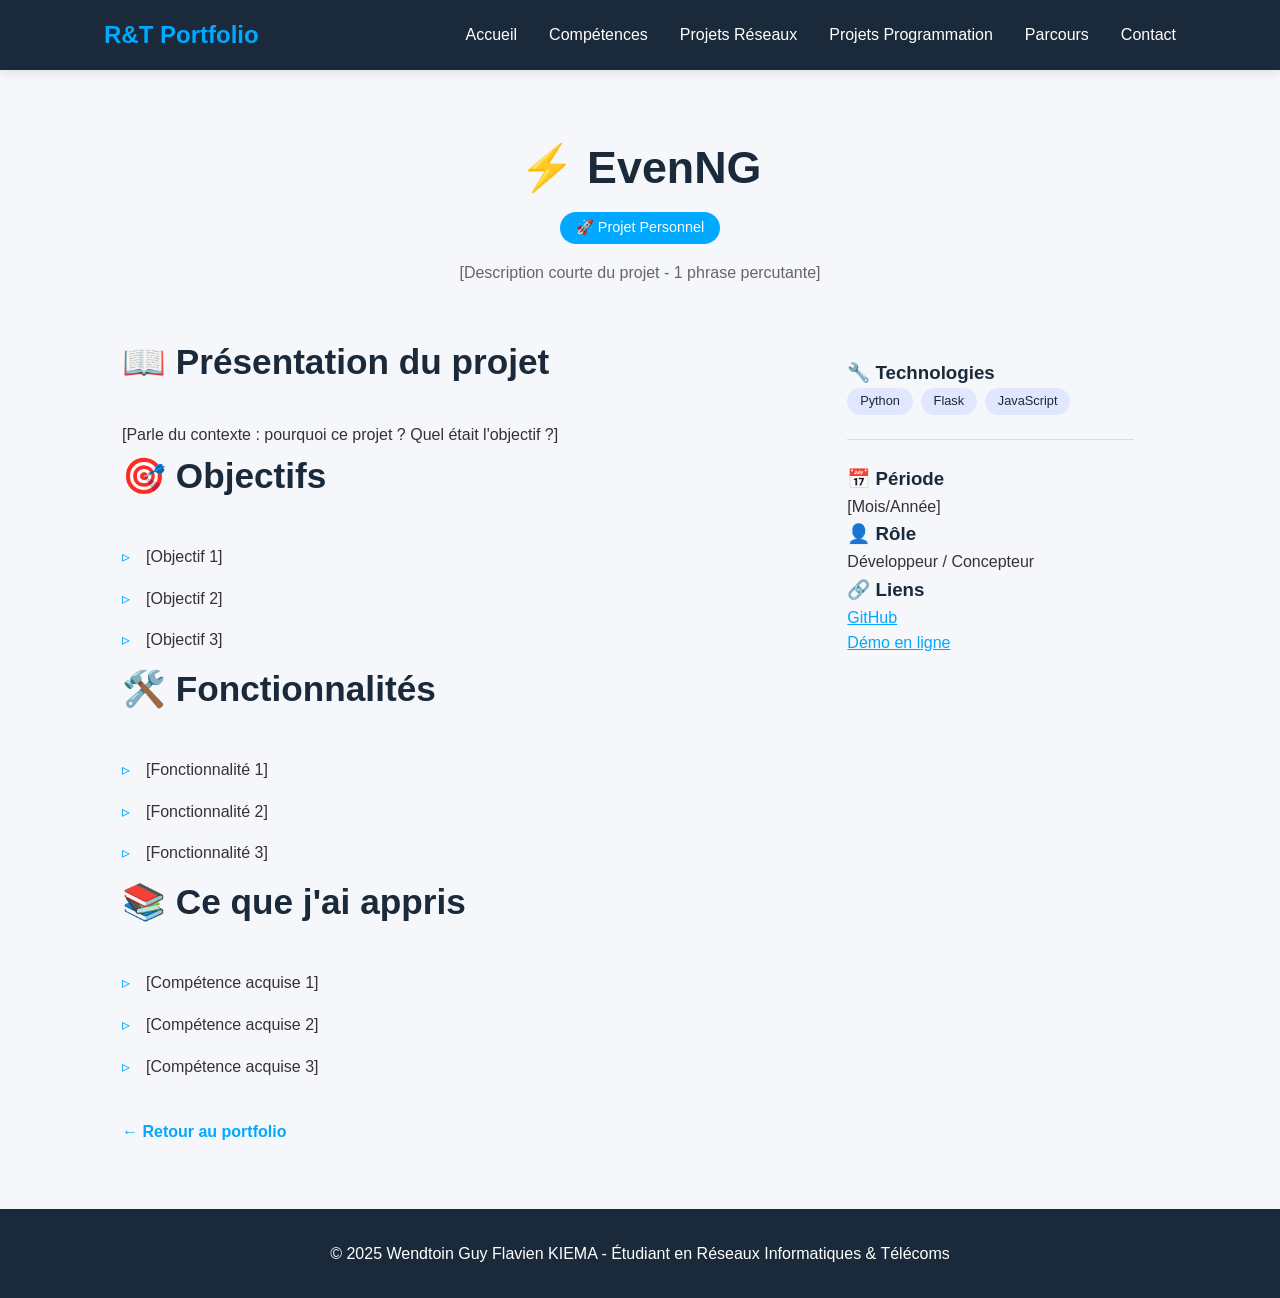
<file: projets/evenng/index.html>
<!DOCTYPE html>
<html lang="fr">
<head>
    <meta charset="UTF-8">
    <meta name="viewport" content="width=device-width, initial-scale=1.0">
    <title>EvenNG - Projet de Flavien KIEMA</title>
    <link rel="stylesheet" href="../../css/style.css">
    <style>
        /* Styles spécifiques à la page projet */
        .project-detail {
            max-width: 1100px;
            margin: 100px auto 0;
            padding: 2rem;
        }
        .project-header {
            text-align: center;
            margin-bottom: 3rem;
        }
        .project-header h1 {
            font-size: 2.8rem;
            color: #1a2a3a;
        }
        .project-header .badge {
            display: inline-block;
            background: #00a8ff;
            color: white;
            padding: 0.3rem 1rem;
            border-radius: 20px;
            font-size: 0.9rem;
            margin-top: 0.5rem;
        }
        .project-content {
            display: grid;
            grid-template-columns: 2fr 1fr;
            gap: 2rem;
        }
        .project-description h2 {
            text-align: left;
            border-bottom: none;
            color: #1a2a3a;
        }
        .project-description ul {
            list-style: none;
            padding: 0;
        }
        .project-description li {
            padding: 0.5rem 0;
            padding-left: 1.5rem;
            position: relative;
        }
        .project-description li:before {
            content: "▹";
            position: absolute;
            left: 0;
            color: #00a8ff;
        }
        .project-sidebar {
            background: #f5f7fa;
            padding: 1.5rem;
            border-radius: 10px;
        }
        .project-sidebar h3 {
            color: #1a2a3a;
            margin-top: 0;
        }
        .tech-list {
            display: flex;
            flex-wrap: wrap;
            gap: 0.5rem;
        }
        .tech-list span {
            background: #e0e7ff;
            padding: 0.2rem 0.8rem;
            border-radius: 15px;
            font-size: 0.8rem;
            color: #1a2a3a;
        }
        .back-link {
            display: inline-block;
            margin-top: 2rem;
            color: #00a8ff;
            text-decoration: none;
            font-weight: bold;
        }
        .back-link:hover {
            text-decoration: underline;
        }

        @media (max-width: 768px) {
            .project-content {
                grid-template-columns: 1fr;
            }
            .project-header h1 {
                font-size: 2rem;
            }
        }
    </style>
</head>
<body>
    <!-- Navigation -->
    <header>
        <nav>
            <div class="logo">R&T Portfolio</div>
            <ul class="nav-links">
                <li><a href="../../index.html#accueil">Accueil</a></li>
                <li><a href="../../index.html#competences">Compétences</a></li>
                <li><a href="../../index.html#projets-reseaux">Projets Réseaux</a></li>
                <li><a href="../../index.html#projets-prog">Projets Programmation</a></li>
                <li><a href="../../index.html#parcours">Parcours</a></li>
                <li><a href="../../index.html#contact">Contact</a></li>
            </ul>
        </nav>
    </header>

    <!-- Détail du projet -->
    <section class="project-detail">
        <div class="project-header">
            <h1>⚡ EvenNG</h1>
            <span class="badge">🚀 Projet Personnel</span>
            <p style="color: #666; margin-top: 1rem;">
                [Description courte du projet - 1 phrase percutante]
            </p>
        </div>

        <div class="project-content">
            <!-- Description principale -->
            <div class="project-description">
                <h2>📖 Présentation du projet</h2>
                <p>
                    <!-- Description détaillée -->
                    [Parle du contexte : pourquoi ce projet ? Quel était l'objectif ?]
                </p>

                <h2>🎯 Objectifs</h2>
                <ul>
                    <li>[Objectif 1]</li>
                    <li>[Objectif 2]</li>
                    <li>[Objectif 3]</li>
                </ul>

                <h2>🛠️ Fonctionnalités</h2>
                <ul>
                    <li>[Fonctionnalité 1]</li>
                    <li>[Fonctionnalité 2]</li>
                    <li>[Fonctionnalité 3]</li>
                </ul>

                <h2>📚 Ce que j'ai appris</h2>
                <ul>
                    <li>[Compétence acquise 1]</li>
                    <li>[Compétence acquise 2]</li>
                    <li>[Compétence acquise 3]</li>
                </ul>

                <a href="../../index.html" class="back-link">← Retour au portfolio</a>
            </div>

            <!-- Sidebar -->
            <div class="project-sidebar">
                <h3>🔧 Technologies</h3>
                <div class="tech-list">
                    <span>Python</span>
                    <span>Flask</span>
                    <span>JavaScript</span>
                </div>

                <hr style="margin: 1.5rem 0; border: none; border-top: 1px solid #ddd;">

                <h3>📅 Période</h3>
                <p>[Mois/Année]</p>

                <h3>👤 Rôle</h3>
                <p>Développeur / Concepteur</p>

                <h3>🔗 Liens</h3>
                <p>
                    <a href="#" target="_blank" style="color: #00a8ff;">GitHub</a><br>
                    <a href="#" target="_blank" style="color: #00a8ff;">Démo en ligne</a>
                </p>
            </div>
        </div>
    </section>

    <!-- Pied de page -->
    <footer>
        <p>© 2025 Wendtoin Guy Flavien KIEMA - Étudiant en Réseaux Informatiques & Télécoms</p>
    </footer>

    <script src="../../js/main.js"></script>

    
</body>
</html>
</file>
<file: css/style.css>
* {
    margin: 0;
    padding: 0;
    box-sizing: border-box;
}

body {
    font-family: 'Segoe UI', Tahoma, Geneva, Verdana, sans-serif;
    line-height: 1.6;
    color: #333;
    background-color: #f5f7fa;
}

/* Navigation */
header {
    background: #1a2a3a;
    color: white;
    position: fixed;
    width: 100%;
    top: 0;
    z-index: 100;
    box-shadow: 0 2px 10px rgba(0,0,0,0.1);
}

nav {
    display: flex;
    justify-content: space-between;
    align-items: center;
    padding: 1rem 5%;
    max-width: 1200px;
    margin: 0 auto;
}

.logo {
    font-size: 1.5rem;
    font-weight: bold;
    color: #00a8ff;
}

.nav-links {
    display: flex;
    list-style: none;
    gap: 2rem;
}

.nav-links a {
    color: white;
    text-decoration: none;
    transition: color 0.3s;
}

.nav-links a:hover {
    color: #00a8ff;
}

/* Sections générales */
section {
    padding: 5rem 5%;
    max-width: 1200px;
    margin: 0 auto;
}

h2 {
    font-size: 2.2rem;
    margin-bottom: 2rem;
    text-align: center;
    color: #1a2a3a;
    border-bottom: 3px solid #00a8ff;
    display: inline-block;
    width: auto;
}

/* Hero section */
.hero {
    background: linear-gradient(135deg, #1a2a3a 0%, #2c3e50 100%);
    color: white;
    text-align: center;
    margin-top: 60px;
    border-radius: 0 0 20px 20px;
}

.hero-content {
    max-width: 800px;
    margin: 0 auto;
}

.hero h1 {
    font-size: 2.5rem;
    margin-bottom: 1rem;
}

.highlight {
    color: #00a8ff;
}

.tagline {
    font-size: 1.2rem;
    margin-bottom: 1rem;
}

/* Boutons */
.btn {
    display: inline-block;
    padding: 12px 30px;
    border-radius: 5px;
    text-decoration: none;
    margin: 0.5rem;
    transition: transform 0.3s;
}

.btn:hover {
    transform: translateY(-2px);
}

.btn-primary {
    background: #00a8ff;
    color: white;
}

.btn-secondary {
    background: transparent;
    color: white;
    border: 2px solid white;
}

.btn-small {
    display: inline-block;
    margin-top: 1rem;
    color: #00a8ff;
    text-decoration: none;
    font-weight: bold;
}

/* Grille compétences */
.skills-grid {
    display: grid;
    grid-template-columns: repeat(auto-fit, minmax(300px, 1fr));
    gap: 2rem;
    margin-top: 2rem;
}

.skill-card {
    background: white;
    padding: 1.5rem;
    border-radius: 10px;
    box-shadow: 0 2px 10px rgba(0,0,0,0.1);
    transition: transform 0.3s;
}

.skill-card:hover {
    transform: translateY(-5px);
}

.skill-card h3 {
    margin-bottom: 1rem;
    color: #1a2a3a;
}

.skill-card ul {
    list-style: none;
    padding-left: 0;
}

.skill-card li {
    padding: 0.3rem 0;
    padding-left: 1.2rem;
    position: relative;
}

.skill-card li:before {
    content: "▹";
    position: absolute;
    left: 0;
    color: #00a8ff;
}

/* Projets */
.projets-grid {
    display: grid;
    grid-template-columns: repeat(auto-fit, minmax(300px, 1fr));
    gap: 2rem;
    margin-top: 2rem;
}

.projet-card {
    background: white;
    border-radius: 10px;
    overflow: hidden;
    box-shadow: 0 2px 10px rgba(0,0,0,0.1);
    transition: transform 0.3s;
}

.projet-card:hover {
    transform: translateY(-5px);
}

.projet-image {
    background: linear-gradient(135deg, #667eea 0%, #764ba2 100%);
    height: 120px;
    display: flex;
    align-items: center;
    justify-content: center;
    font-size: 3rem;
}

.projet-card h3 {
    padding: 1rem 1rem 0;
    color: #1a2a3a;
}

.projet-card p {
    padding: 0 1rem;
    color: #666;
    font-size: 0.9rem;
}

.tech-tags {
    padding: 1rem;
    display: flex;
    gap: 0.5rem;
    flex-wrap: wrap;
}

.tech-tags span {
    background: #e0e7ff;
    color: #1a2a3a;
    padding: 0.2rem 0.6rem;
    border-radius: 15px;
    font-size: 0.75rem;
}

.projet-card .btn-small {
    margin: 0 1rem 1rem;
    display: inline-block;
}

/* Timeline parcours */
.timeline {
    position: relative;
    max-width: 800px;
    margin: 2rem auto;
}

.timeline-item {
    display: flex;
    margin-bottom: 2rem;
}

.timeline-date {
    min-width: 120px;
    font-weight: bold;
    color: #00a8ff;
}

.timeline-content {
    background: white;
    padding: 1rem;
    border-radius: 8px;
    box-shadow: 0 2px 5px rgba(0,0,0,0.1);
    flex: 1;
}

/* Contact */
.contact-container {
    display: grid;
    grid-template-columns: 1fr 1fr;
    gap: 2rem;
    margin-top: 2rem;
}

.contact-info p {
    margin: 1rem 0;
    padding: 0.8rem;
    background: white;
    border-radius: 8px;
}

.contact-form {
    display: flex;
    flex-direction: column;
    gap: 1rem;
}

.contact-form input,
.contact-form textarea {
    padding: 0.8rem;
    border: 1px solid #ddd;
    border-radius: 5px;
    font-family: inherit;
}

.contact-form button {
    cursor: pointer;
    border: none;
}

/* Footer */
footer {
    text-align: center;
    padding: 2rem;
    background: #1a2a3a;
    color: white;
    margin-top: 2rem;
}

/* Responsive */
@media (max-width: 768px) {
    .nav-links {
        display: none;
    }
    
    .hero h1 {
        font-size: 1.8rem;
    }
    
    .contact-container {
        grid-template-columns: 1fr;
    }
    
    .timeline-item {
        flex-direction: column;
    }
    
    .timeline-date {
        margin-bottom: 0.5rem;
    }
}
/* Style pour les sous-titres de section */
.section-subtitle {
    text-align: center;
    color: #666;
    margin-bottom: 2rem;
    font-size: 1.1rem;
}

/* Ajouter un peu d'espace entre les sections */
#projets-reseaux, #projets-prog {
    padding-top: 4rem;
}

/* Effet spécial au survol des projets */
.projet-card .btn-small {
    transition: all 0.3s;
}

.projet-card:hover .btn-small {
    padding-left: 1.5rem;
}

/* Navigation plus fluide */
html {
    scroll-behavior: smooth;
}

/* Responsive pour petits écrans */
@media (max-width: 768px) {
    .projet-card h3 {
        font-size: 1.1rem;
    }
}
</file>
